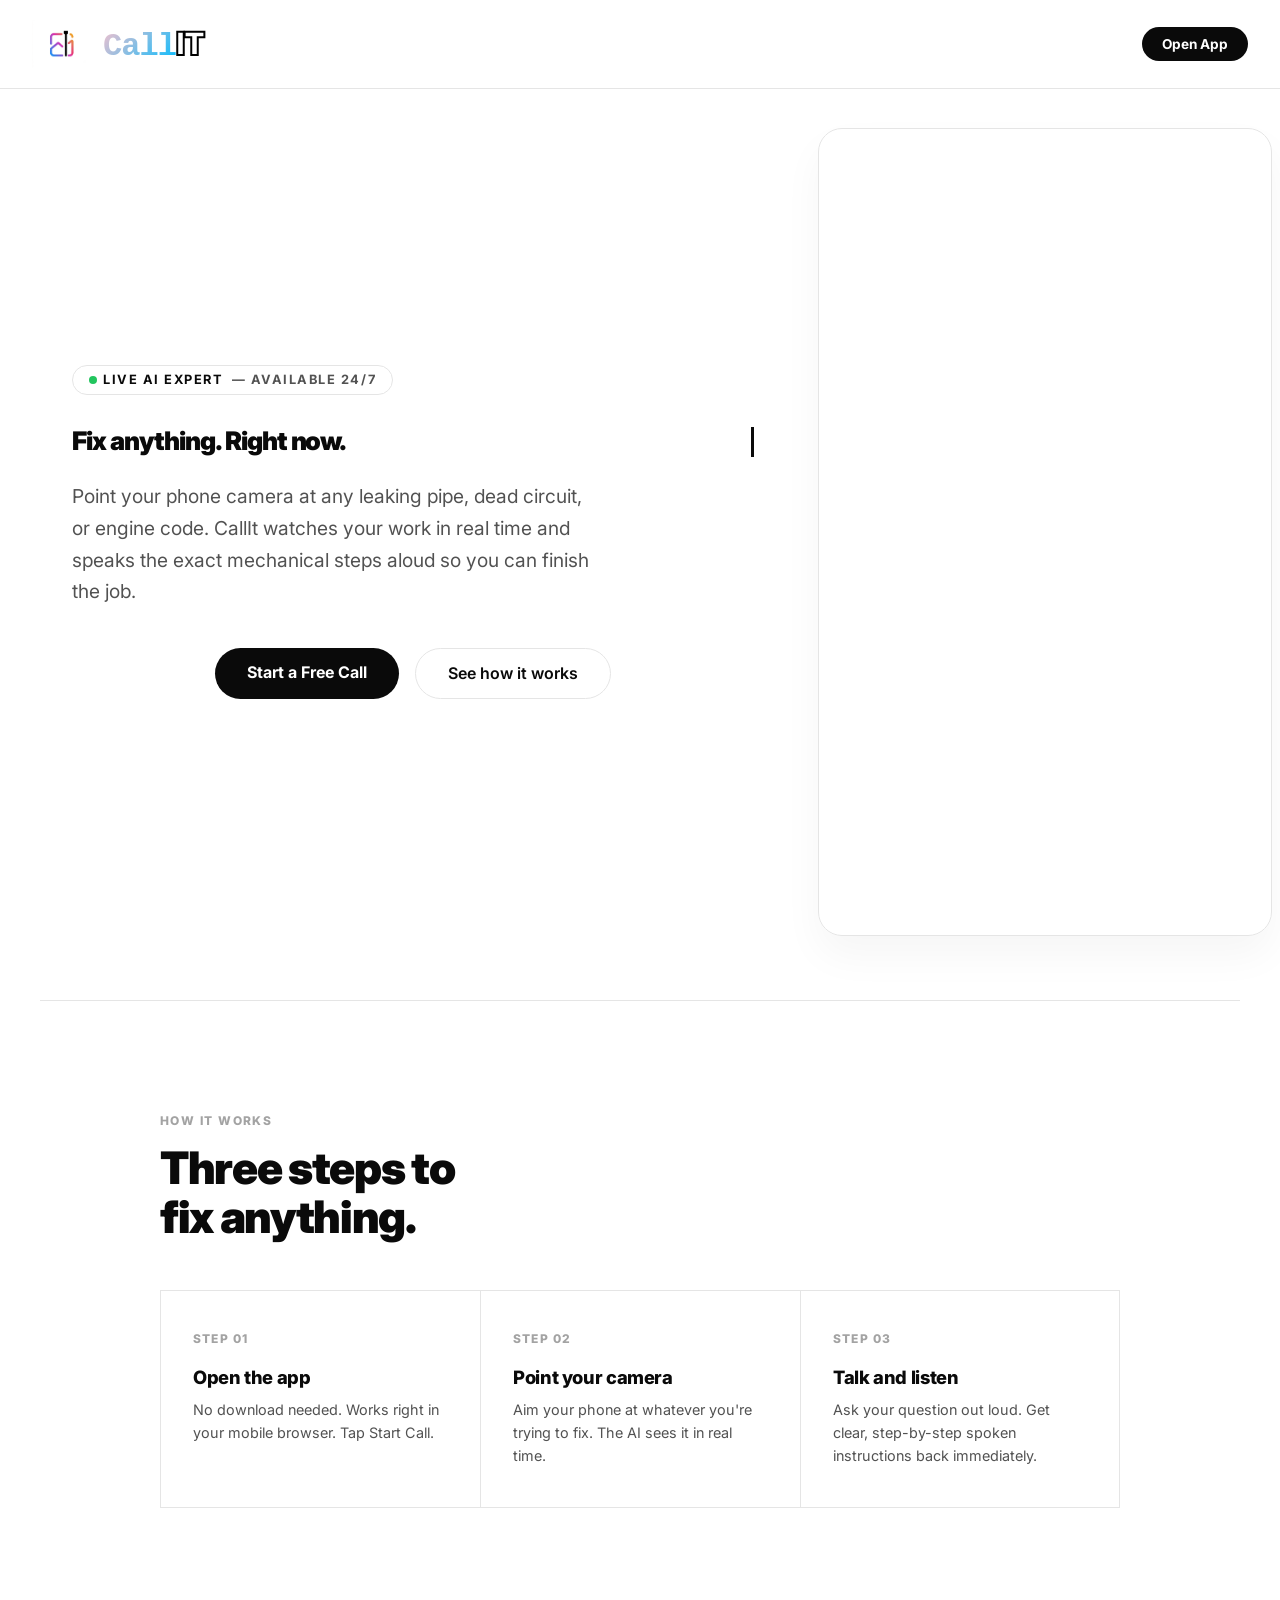
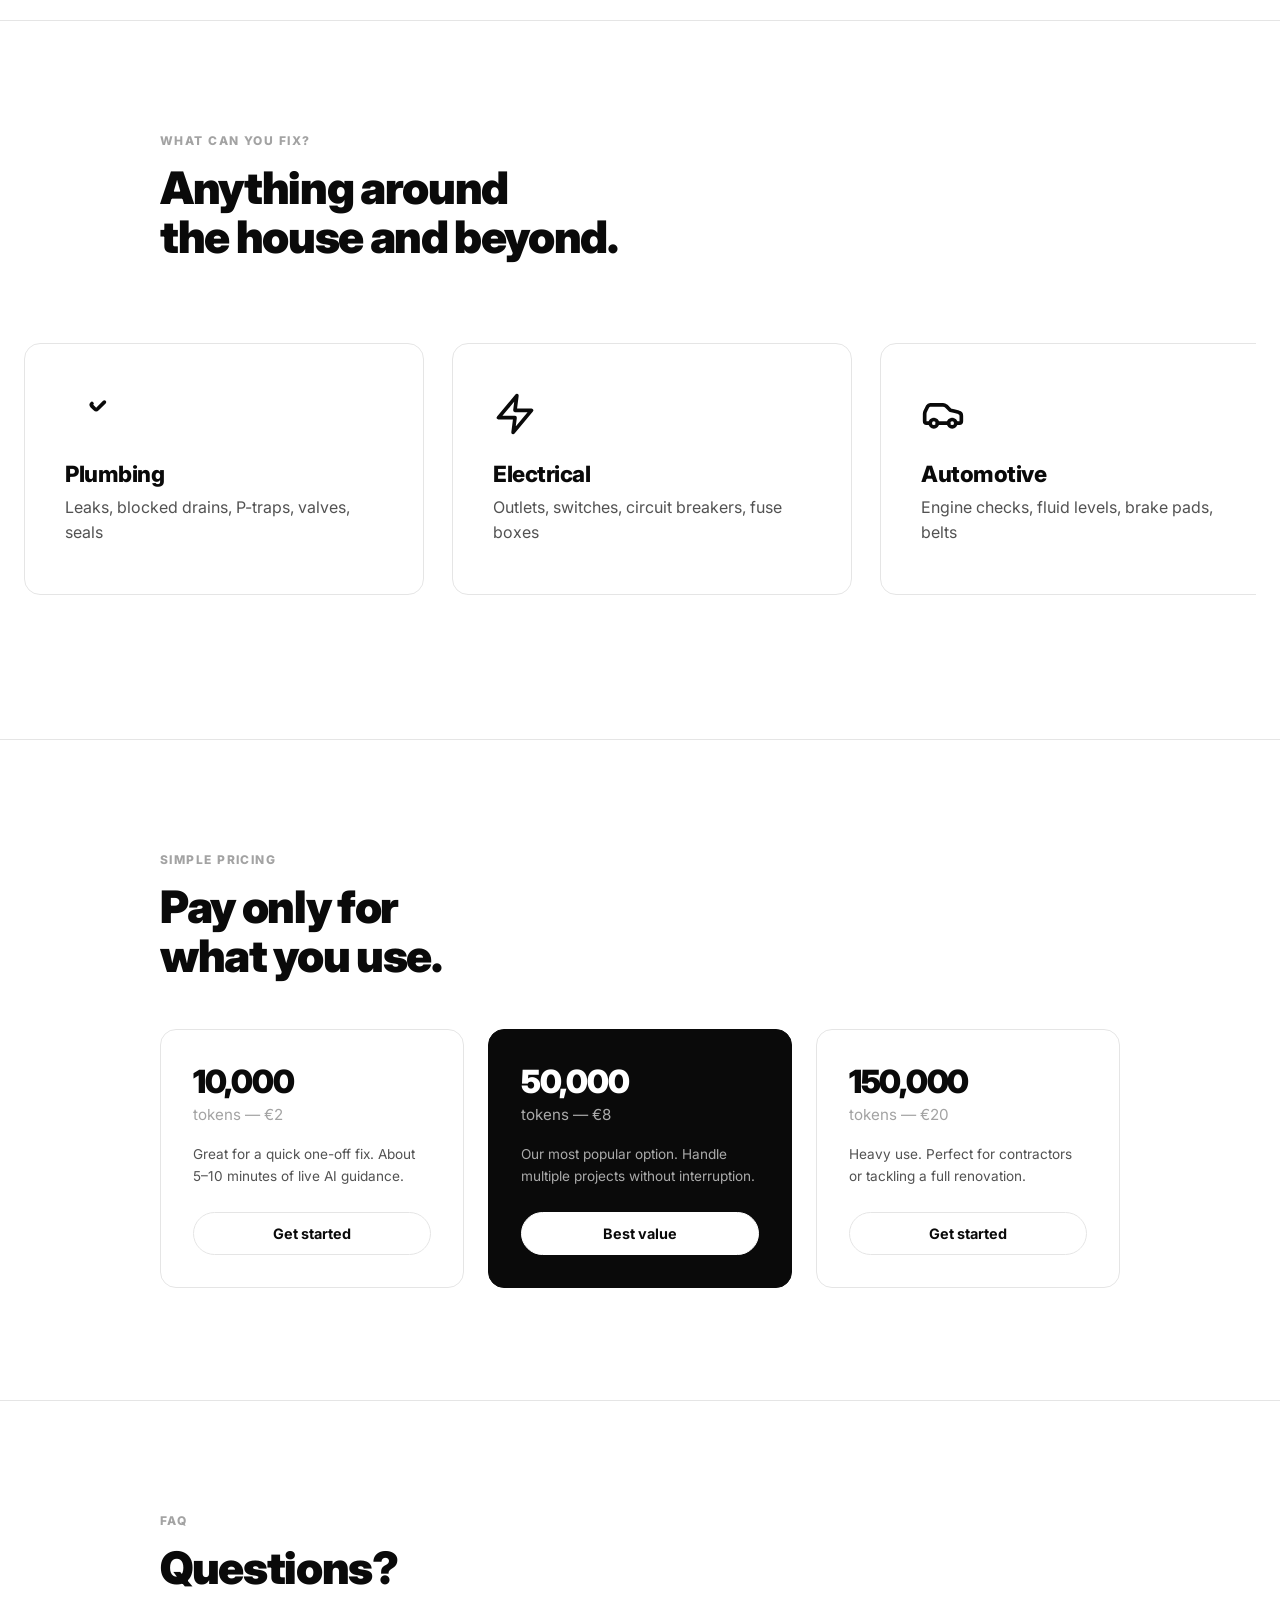
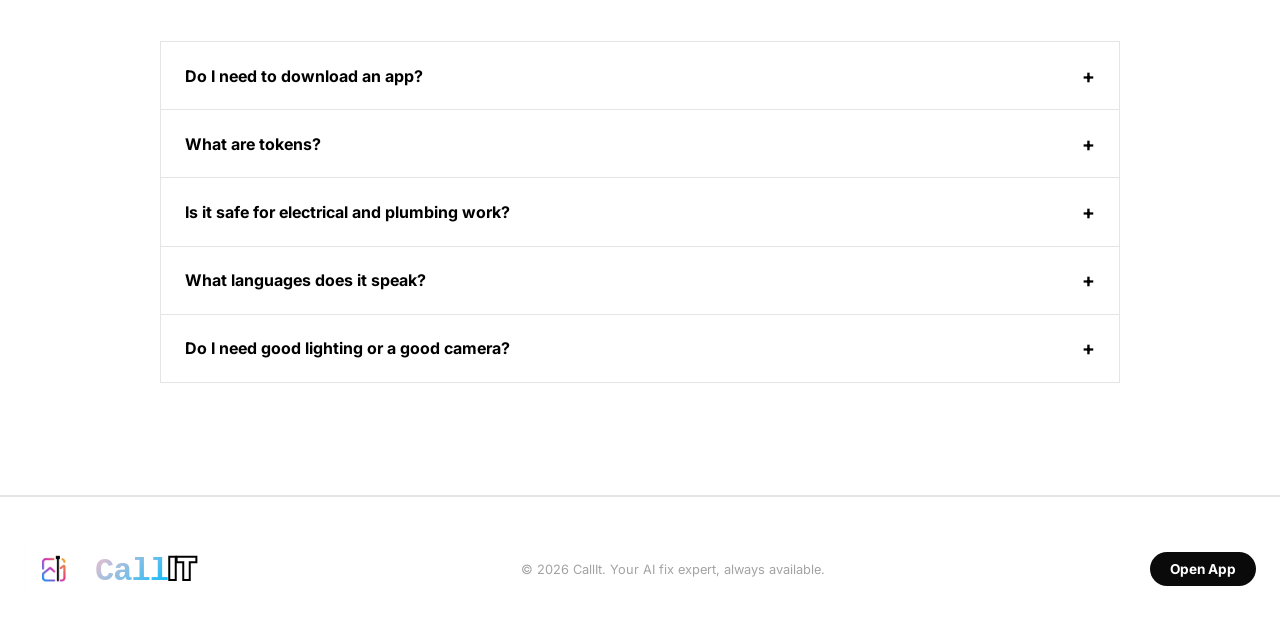
<file: index.html>
<!DOCTYPE html>
<html lang="en">



<head>
    <meta charset="UTF-8">
    <meta name="viewport" content="width=device-width, initial-scale=1.0">
    <meta name="description"
        content="CallIt — your real-time AI repair expert. Point your phone camera at any problem and get instant spoken guidance to fix it yourself.">
    <title>CallIt — AI Fix Expert in Your Pocket</title>
    <link rel="icon" href="/icon.svg" type="image/svg+xml">
    <link rel="icon" href="/logo.png" type="image/png">
    <link rel="shortcut icon" href="/logo.png">
    <link rel="preconnect" href="https://fonts.googleapis.com">
    <link rel="preconnect" href="https://fonts.gstatic.com" crossorigin>
    <link href="https://fonts.googleapis.com/css2?family=Inter:wght@400;500;600;700;800;900&display=swap"
        rel="stylesheet">
    <link rel="stylesheet" href="landind-style.css">
</head>

<body>

    <nav>
        <div class="nav-logo">
            <img src="./public/logo.png" alt="Logo">
            <h1 class="brand-logo">
            <span class="indicator-bars">Call</span>IT
            </h1>
        </div>
        <a href="app.html" class="nav-cta">Open App</a>
    </nav>

    <section class="hero animate-hero">
        <div class="hero-content">
            <div class="hero-eyebrow"><span>Live AI Expert</span> — Available 24/7</div>
            <h1 class="typing-text">Fix anything. Right now.</h1>
            <p class="hero-sub">
                Point your phone camera at any leaking pipe, dead circuit, or engine code. CallIt watches your work in
                real time and speaks the exact mechanical steps aloud so you can finish the job.
            </p>
            <div class="hero-actions">
                <a href="app.html" class="btn-primary">Start a Free Call</a>
                <a href="#how" class="btn-ghost">See how it works</a>
            </div>
        </div>

        <div class="hero-video-wrapper">
            <div class="video-overlay"></div>
            <video id="hero-playlist-player" src="./public/diy.mp4" autoplay muted playsinline>
                Your browser does not support the video tag.
            </video>
        </div>
    </section>

    <section class="section scroll-reveal" id="how">
        <div class="section-inner">
            <div class="section-label">How it works</div>
            <h2 class="section-title">Three steps to<br>fix anything.</h2>
            <div class="steps">
                <div class="step">
                    <div class="step-num">Step 01</div>
                    <h3>Open the app</h3>
                    <p>No download needed. Works right in your mobile browser. Tap Start Call.</p>
                </div>
                <div class="step">
                    <div class="step-num">Step 02</div>
                    <h3>Point your camera</h3>
                    <p>Aim your phone at whatever you're trying to fix. The AI sees it in real time.</p>
                </div>
                <div class="step">
                    <div class="step-num">Step 03</div>
                    <h3>Talk and listen</h3>
                    <p>Ask your question out loud. Get clear, step-by-step spoken instructions back immediately.</p>
                </div>
            </div>
        </div>
    </section>

    <section class="section scroll-reveal" id="uses">
        <div class="section-inner">
            <div class="section-label">What can you fix?</div>
            <h2 class="section-title">Anything around<br>the house and beyond.</h2>
        </div>

        <div class="use-cases-marquee">
            <div class="use-cases-track">
                <div class="use-case">
                    <svg class="use-case-svg" viewBox="0 0 24 24" fill="none" stroke="currentColor" stroke-width="2"
                        stroke-linecap="round" stroke-linejoin="round">
                        <path
                            d="M14.7 6.3a1 1 0 0 0 0 1.4l1.6 1.6a1 1 0 0 0 1.4 0l3.77-3.77a6 6 0 0 0-8.49l-9.19 9.19a4 4 0 0 0 5.66 5.66l9.2-9.19a6 6 0 0 0-8.49-8.49l-5.19 5.19" />
                    </svg>
                    <h3>Plumbing</h3>
                    <p>Leaks, blocked drains, P-traps, valves, seals</p>
                </div>
                <div class="use-case">
                    <svg class="use-case-svg" viewBox="0 0 24 24" fill="none" stroke="currentColor" stroke-width="2"
                        stroke-linecap="round" stroke-linejoin="round">
                        <polygon points="13 2 3 14 12 14 11 22 21 10 12 10 13 2" />
                    </svg>
                    <h3>Electrical</h3>
                    <p>Outlets, switches, circuit breakers, fuse boxes</p>
                </div>
                <div class="use-case">
                    <svg class="use-case-svg" viewBox="0 0 24 24" fill="none" stroke="currentColor" stroke-width="2"
                        stroke-linecap="round" stroke-linejoin="round">
                        <path
                            d="M19 17h2c.6 0 1-.4 1-1v-3c0-.9-.7-1.7-1.5-1.9C18.7 10.6 16 10 16 10s-1.3-1.4-2.2-2.3c-.5-.4-1.1-.7-1.8-.7H5c-.6 0-1.1.4-1.4.9l-1.4 2.9A3.7 3.7 0 0 0 2 12v4c0 .6.4 1 1 1h2" />
                        <circle cx="7" cy="17" r="2" />
                        <path d="M9 17h6" />
                        <circle cx="17" cy="17" r="2" />
                    </svg>
                    <h3>Automotive</h3>
                    <p>Engine checks, fluid levels, brake pads, belts</p>
                </div>
                <div class="use-case">
                    <svg class="use-case-svg" viewBox="0 0 24 24" fill="none" stroke="currentColor" stroke-width="2"
                        stroke-linecap="round" stroke-linejoin="round">
                        <rect x="3" y="3" width="18" height="18" rx="2" ry="2" />
                        <line x1="9" y1="3" x2="9" y2="21" />
                        <line x1="15" y1="3" x2="15" y2="21" />
                        <line x1="3" y1="9" x2="21" y2="9" />
                        <line x1="3" y1="15" x2="21" y2="15" />
                    </svg>
                    <h3>Construction</h3>
                    <p>Walls, tiling, flooring, framing, patching</p>
                </div>
                <div class="use-case">
                    <svg class="use-case-svg" viewBox="0 0 24 24" fill="none" stroke="currentColor" stroke-width="2"
                        stroke-linecap="round" stroke-linejoin="round">
                        <path d="M14 14.76V3.5a2.5 2.5 0 0 0-5 0v11.26a4.5 4.5 0 1 0 5 0z" />
                    </svg>
                    <h3>HVAC</h3>
                    <p>Filters, thermostats, vents, AC diagnostics</p>
                </div>
                <div class="use-case">
                    <svg class="use-case-svg" viewBox="0 0 24 24" fill="none" stroke="currentColor" stroke-width="2"
                        stroke-linecap="round" stroke-linejoin="round">
                        <path d="M18 2h-6a2 2 0 0 0-2 2v16a2 2 0 0 0 2 2h6a2 2 0 0 0 2-2V4a2 2 0 0 0-2-2z" />
                        <path d="M14 18h.01" />
                    </svg>
                    <h3>Appliances</h3>
                    <p>Washing machines, ovens, fridges, boilers</p>
                </div>

                <div class="use-case">
                    <svg class="use-case-svg" viewBox="0 0 24 24" fill="none" stroke="currentColor" stroke-width="2"
                        stroke-linecap="round" stroke-linejoin="round">
                        <path
                            d="M14.7 6.3a1 1 0 0 0 0 1.4l1.6 1.6a1 1 0 0 0 1.4 0l3.77-3.77a6 6 0 0 0-8.49l-9.19 9.19a4 4 0 0 0 5.66 5.66l9.2-9.19a6 6 0 0 0-8.49-8.49l-5.19 5.19" />
                    </svg>
                    <h3>Plumbing</h3>
                    <p>Leaks, blocked drains, P-traps, valves, seals</p>
                </div>
                <div class="use-case">
                    <svg class="use-case-svg" viewBox="0 0 24 24" fill="none" stroke="currentColor" stroke-width="2"
                        stroke-linecap="round" stroke-linejoin="round">
                        <polygon points="13 2 3 14 12 14 11 22 21 10 12 10 13 2" />
                    </svg>
                    <h3>Electrical</h3>
                    <p>Outlets, switches, circuit breakers, fuse boxes</p>
                </div>
                <div class="use-case">
                    <svg class="use-case-svg" viewBox="0 0 24 24" fill="none" stroke="currentColor" stroke-width="2"
                        stroke-linecap="round" stroke-linejoin="round">
                        <path
                            d="M19 17h2c.6 0 1-.4 1-1v-3c0-.9-.7-1.7-1.5-1.9C18.7 10.6 16 10 16 10s-1.3-1.4-2.2-2.3c-.5-.4-1.1-.7-1.8-.7H5c-.6 0-1.1.4-1.4.9l-1.4 2.9A3.7 3.7 0 0 0 2 12v4c0 .6.4 1 1 1h2" />
                        <circle cx="7" cy="17" r="2" />
                        <path d="M9 17h6" />
                        <circle cx="17" cy="17" r="2" />
                    </svg>
                    <h3>Automotive</h3>
                    <p>Engine checks, fluid levels, brake pads, belts</p>
                </div>
                <div class="use-case">
                    <svg class="use-case-svg" viewBox="0 0 24 24" fill="none" stroke="currentColor" stroke-width="2"
                        stroke-linecap="round" stroke-linejoin="round">
                        <rect x="3" y="3" width="18" height="18" rx="2" ry="2" />
                        <line x1="9" y1="3" x2="9" y2="21" />
                        <line x1="15" y1="3" x2="15" y2="21" />
                        <line x1="3" y1="9" x2="21" y2="9" />
                        <line x1="3" y1="15" x2="21" y2="15" />
                    </svg>
                    <h3>Construction</h3>
                    <p>Walls, tiling, flooring, framing, patching</p>
                </div>
                <div class="use-case">
                    <svg class="use-case-svg" viewBox="0 0 24 24" fill="none" stroke="currentColor" stroke-width="2"
                        stroke-linecap="round" stroke-linejoin="round">
                        <path d="M14 14.76V3.5a2.5 2.5 0 0 0-5 0v11.26a4.5 4.5 0 1 0 5 0z" />
                    </svg>
                    <h3>HVAC</h3>
                    <p>Filters, thermostats, vents, AC diagnostics</p>
                </div>
                <div class="use-case">
                    <svg class="use-case-svg" viewBox="0 0 24 24" fill="none" stroke="currentColor" stroke-width="2"
                        stroke-linecap="round" stroke-linejoin="round">
                        <path d="M18 2h-6a2 2 0 0 0-2 2v16a2 2 0 0 0 2 2h6a2 2 0 0 0 2-2V4a2 2 0 0 0-2-2z" />
                        <path d="M14 18h.01" />
                    </svg>
                    <h3>Appliances</h3>
                    <p>Washing machines, ovens, fridges, boilers</p>
                </div>
            </div>
        </div>
    </section>

    <section class="section scroll-reveal" id="pricing">
        <div class="section-inner">
            <div class="section-label">Simple pricing</div>
            <h2 class="section-title">Pay only for<br>what you use.</h2>
            <div class="pricing-grid">
                <div class="price-card">
                    <div class="price-tokens">10,000</div>
                    <div class="price-amount">tokens — €2</div>
                    <p class="price-desc">Great for a quick one-off fix. About 5–10 minutes of live AI guidance.</p>
                    <a href="refill.html" class="price-btn">Get started</a>
                </div>
                <div class="price-card featured">
                    <div class="price-tokens">50,000</div>
                    <div class="price-amount">tokens — €8</div>
                    <p class="price-desc">Our most popular option. Handle multiple projects without interruption.</p>
                    <a href="refill.html" class="price-btn">Best value</a>
                </div>
                <div class="price-card">
                    <div class="price-tokens">150,000</div>
                    <div class="price-amount">tokens — €20</div>
                    <p class="price-desc">Heavy use. Perfect for contractors or tackling a full renovation.</p>
                    <a href="refill.html" class="price-btn">Get started</a>
                </div>
            </div>
        </div>
    </section>

    <section class="section scroll-reveal" id="faq">
        <div class="section-inner">
            <div class="section-label">FAQ</div>
            <h2 class="section-title">Questions?</h2>
            <div class="faq-list">
                <div class="faq-item">
                    <button class="faq-q" onclick="toggleFaq(this)">
                        Do I need to download an app?
                        <span class="arrow">+</span>
                    </button>
                    <div class="faq-a">No. CallIt runs entirely in your mobile browser — Safari, Chrome, Firefox. Just
                        open the link and tap Start Call.</div>
                </div>
                <div class="faq-item">
                    <button class="faq-q" onclick="toggleFaq(this)">
                        What are tokens?
                        <span class="arrow">+</span>
                    </button>
                    <div class="faq-a">Tokens are our usage unit. A live AI call uses tokens as you talk and stream
                        video. You only pay for the time you actually use.</div>
                </div>
                <div class="faq-item">
                    <button class="faq-q" onclick="toggleFaq(this)">
                        Is it safe for electrical and plumbing work?
                        <span class="arrow">+</span>
                    </button>
                    <div class="faq-a">The AI will always tell you to turn off the power or shut the water valve before
                        touching anything. Safety is built into every step.</div>
                </div>
                <div class="faq-item">
                    <button class="faq-q" onclick="toggleFaq(this)">
                        What languages does it speak?
                        <span class="arrow">+</span>
                    </button>
                    <div class="faq-a">Just speak to it in your language and it will match you instantly — English,
                        Spanish, French, German, Croatian, and dozens more.</div>
                </div>
                <div class="faq-item">
                    <button class="faq-q" onclick="toggleFaq(this)">
                        Do I need good lighting or a good camera?
                        <span class="arrow">+</span>
                    </button>
                    <div class="faq-a">Any modern smartphone works. The AI will ask you to reposition the camera if it
                        can't see clearly enough to help you.</div>
                </div>
            </div>
        </div>
    </section>

    <footer>
        <div class="footer-logo nav-logo"> <img src="./public/logo.png" alt="Logo"> <h1 class="brand-logo">
            <span class="indicator-bars">Call</span>IT
            </h1></div>
        <div class="footer-note">© 2026 CallIt. Your AI fix expert, always available.</div>
        <a href="app.html" class="nav-cta" style="font-size:0.85rem;">Open App</a>
    </footer>

    <script>
        function toggleFaq(btn) {
            const item = btn.closest('.faq-item');
            item.classList.toggle('open');
        }

        const observerOptions = {
            root: null,
            rootMargin: '0px',
            threshold: 0.15
        };

        const revealOnScroll = new IntersectionObserver((entries, observer) => {
            entries.forEach(entry => {
                if (entry.isIntersecting) {
                    entry.target.classList.add('in-view');
                    observer.unobserve(entry.target);
                }
            });
        }, observerOptions);

        document.querySelectorAll('.scroll-reveal').forEach(el => {
            revealOnScroll.observe(el);
        });
    </script>

</body>

</html>
</file>
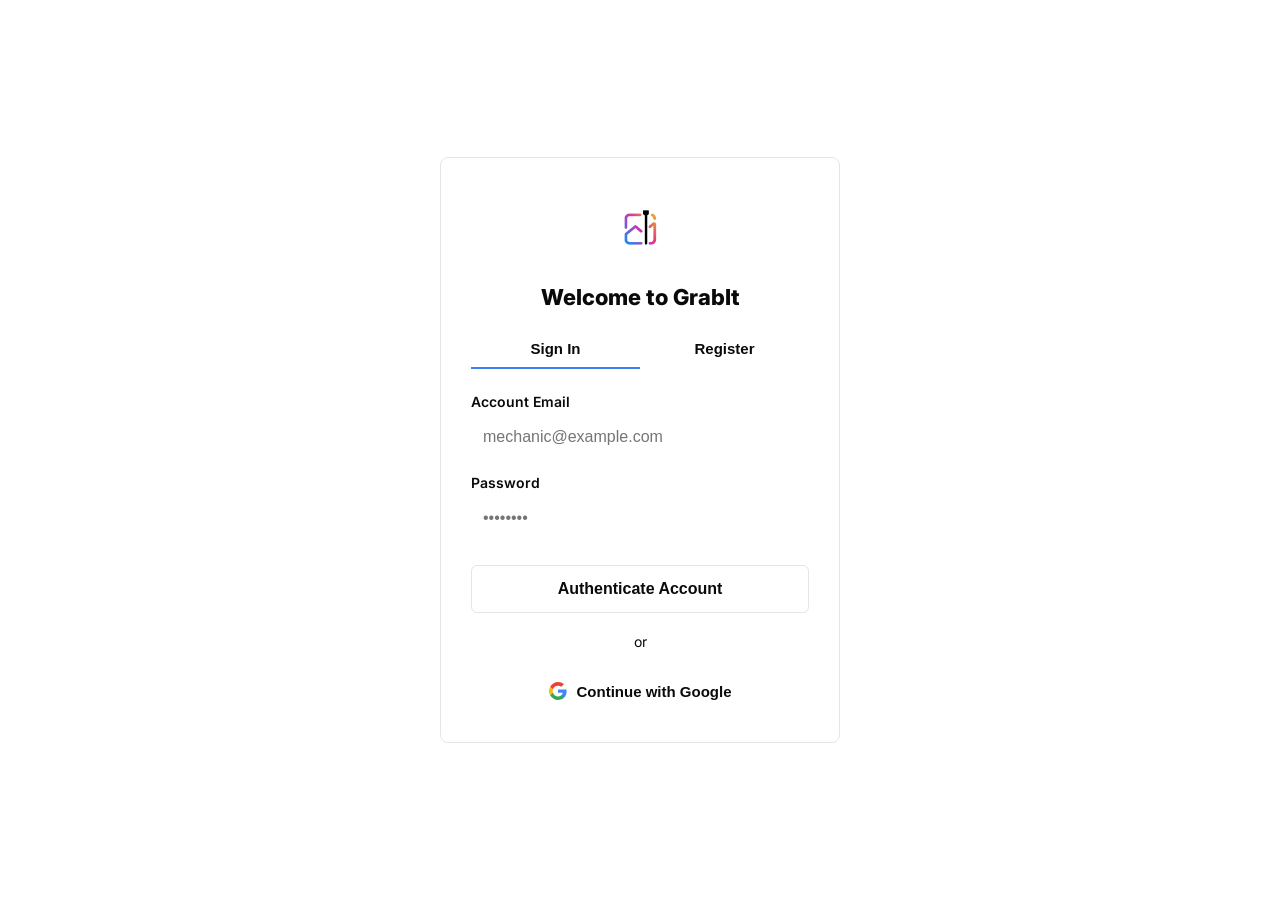
<file: app.html>
<!DOCTYPE html>
<html lang="en">

<head>
    <meta charset="UTF-8">
    <meta name="viewport" content="width=device-width, initial-scale=1.0">
    <title>CallIT App</title>
    <link rel="icon" type="image/png" href="./public/logo.png">
    <link rel="stylesheet" href="style.css">
</head>

<body>
    <script>
        // 1. Force Ngrok to skip its warning intercept page for the OAuth token flow
        if (window.location.hostname.includes('ngrok-free.dev')) {
            const params = new URLSearchParams(window.location.search);
            if (!params.has('ngrok-skip-browser-warning')) {
                document.cookie = "ngrok-skip-browser-warning=true; path=/; SameSite=None; Secure";
            }
        }

        // 2. Parse token fractions appended from the Supabase login callback
        function parseSupabaseSessionFromHash() {
            const hash = window.location.hash || '';
            if (!hash.includes('access_token=')) {
                return false;
            }

            const params = new URLSearchParams(hash.replace('#', '?'));
            const accessToken = params.get('access_token');
            if (!accessToken) {
                return false;
            }

            try {
                const base64Url = accessToken.split('.')[1];
                if (!base64Url) return false;

                const base64 = base64Url.replace(/-/g, '+').replace(/_/g, '/');
                const tokenData = JSON.parse(window.atob(base64));
                const userId = tokenData.sub || tokenData.user_id || tokenData.id;
                const email = tokenData.email || tokenData.user_email;

                if (!userId) return false;

                // --- THE CRITICAL FIX ---
                const currentCachedUser = localStorage.getItem('user_id') || localStorage.getItem('grabit_tracked_user');
                if (currentCachedUser && currentCachedUser !== userId) {
                    console.log("🔄 Different user detected. Evicting old profile cache...");
                    localStorage.removeItem('grabit_user_nickname');
                }
                // ------------------------

                localStorage.setItem('access_token', accessToken);
                localStorage.setItem('grabit_auth_token', accessToken);
                localStorage.setItem('user_id', userId);
                localStorage.setItem('grabit_tracked_user', userId);

                if (email) {
                    localStorage.setItem('user_email', email);
                    localStorage.setItem('grabit_user_email', email);
                }

                window.history.replaceState(null, '', window.location.pathname + window.location.search);
                return true;
            } catch (err) {
                console.warn('Could not parse Supabase auth token from URL hash:', err);
                return false;
            }
        }

        // 3. Immediately validate session state or clear malicious payloads
        (function () {
            const parsedFromHash = parseSupabaseSessionFromHash();
            const token = localStorage.getItem('grabit_auth_token') || localStorage.getItem('access_token');
            const user = localStorage.getItem('grabit_tracked_user') || localStorage.getItem('user_id');

            if (!token || !user || user === 'guest_user') {
                if (!parsedFromHash) {
                    localStorage.removeItem('grabit_auth_token');
                    localStorage.removeItem('access_token');
                    localStorage.removeItem('grabit_tracked_user');
                    localStorage.removeItem('user_id');
                    localStorage.removeItem('grabit_user_email');
                    localStorage.removeItem('user_email');
                    window.location.replace('login.html');
                }
            }
        })();
    </script>

    <!-- Loading Overlay -->
    <div id="loading-overlay" class="loading-overlay">
        <div class="loading-spinner"></div>
        <div class="loading-text" id="loading-text">Initializing connection...</div>
    </div>

    <div id="app-container" class="app-container" style="display: none;">
        <canvas id="hidden-canvas" style="display: none;"></canvas>

        <video id="camera-feed" autoplay playsinline muted></video>

        <!-- Jarvis Active Session View -->
        <div id="jarvis-session-container" class="jarvis-session-container">
            <div class="jarvis-orb-wrapper">
                <div class="jarvis-orb-ring-outer"></div>
                <div class="jarvis-orb-ring"></div>
                <div class="jarvis-orb"></div>
            </div>
            <h3 class="jarvis-title">Jarvis Workspace Active</h3>
            <p class="jarvis-subtitle">Watching screen workflow & listening for queries...</p>
        </div>

        <div class="top-bar">
            <div class="status-badge">
                <div id="status-indicator" class="status-indicator"></div>
                <span id="status-text">Disconnected</span>
            </div>

            <div class="auth-menu">
                <div id="auth-profile-btn" class="auth-profile-btn"><span id="display-user">Guest</span></div>
                <div id="auth-dropdown" class="auth-dropdown" style="display: none;">
                    <div id="auth-logged-in-view">
                        <p id="profile-tracking-info">Tracking Active</p>
                        <button id="profile-btn" class="auth-btn-action auth-btn-dark">Profile</button>
                        <button id="logout-btn" class="auth-btn-action auth-btn-danger">Logout</button>
                    </div>
                </div>
            </div>
        </div>

        <div id="error-message" class="error-toast"></div>

        <div class="start-container">

            <!-- Shared Greeting Header above both cards -->
            <div class="shared-greeting-header">
                <span id="shared-greeting" class="shared-greeting-text">Welcome</span>
                <p class="shared-greeting-sub" style="margin-bottom: 12px;">What would you like help with today?</p>
                <div class="header-tokens-wrapper"
                    style="display: flex; align-items: center; justify-content: center; gap: 8px; font-size: 14px; background: rgba(15, 23, 42, 0.05); padding: 6px 16px; border-radius: 50px; border: 1px solid var(--gray-200);">
                    <span style="font-weight: 600; color: var(--gray-600);">Tokens:</span>
                    <span id="token-display" style="font-weight: 800; color: var(--black);">---</span>
                    <a href="refill.html" class="pre-call-refill"
                        style="margin-left: 8px; font-weight: 700; color: #2563eb; text-decoration: none;">+ Buy
                        Tokens</a>
                </div>
                <div id="token-warning" class="token-warning-alert"
                    style="display: none; margin-top: 8px; font-size: 12px; color: #b45309;"></div>
            </div>

            <div style="display: flex; gap: 24px; width: 100%; flex-wrap: wrap; justify-content: center;">

                <div id="jarvis-screen" class="jarvis-screen pre-call-card"
                    style="flex: 1; min-width: 280px; margin: 0;">
                    <span class="mode-badge mode-badge-jarvis">Jarvis Mode</span>
                    <div class="pre-call-logo"><img src="./public/jarvis.png" alt="Jarvis AI"></div>

                    <h2 style="margin-top: 12px; font-size: 20px; font-weight: 800;">Jarvis Workspace Mode</h2>
                    <p style="color: #94a3b8; font-size: 13px; line-height: 1.5; margin-bottom: 16px;">AI companion
                        watches your screen workflow in real-time, reviewing code syntax, identifying logic gaps, and
                        detailing terminal error tracking via audio.</p>

                    <div class="skill-selection-wrapper" style="margin-bottom: 16px; width: 100%; text-align: left;">
                        <label for="jarvis-task-select"
                            style="font-size: 11px; font-weight: bold; color: #94a3b8; display: block; margin-bottom: 6px; text-transform: uppercase; letter-spacing: 0.05em;">Optimize
                            Jarvis Context:</label>
                        <select id="jarvis-task-select"
                            style="width: 100%; padding: 10px; background: #1e293b; border: 1px solid #334155; border-radius: 8px; color: #f8fafc; font-size: 14px; font-weight: 500; outline: none; cursor: pointer;">
                            <option value="coding">Software Coding & Debugging</option>
                            <option value="research">Web Research & Fact Checking</option>
                            <option value="writing">Content Writing & Editing</option>
                            <option value="general">General Task Assistance</option>
                        </select>
                    </div>

                    <button id="start-btn-jarvis" class="pre-call-start"
                        style="background: #0f172a; border: 1px solid #334155;">🖥️ Launch Jarvis</button>
                </div>

                <div id="start-screen" class="start-screen pre-call-card" style="flex: 1; min-width: 280px; margin: 0;">
                    <span class="mode-badge mode-badge-diy">DIY Mode</span>
                    <div class="pre-call-logo"><img src="./public/diy.png" alt="DIY Fix"></div>
                    <div id="token-error-banner" class="token-error-alert" style="display: none;"></div>

                    <h2 style="margin-top: 12px; font-size: 20px; font-weight: 800;">DIY Assistance Mode</h2>
                    <p style="color: #94a3b8; font-size: 13px; line-height: 1.5; margin-bottom: 16px;">Interactive
                        real-time camera voice calling tailored to fix local physical problems, plumbing runs, pc
                        hardware troubleshooting, or networking tasks.</p>

                    <div class="skill-selection-wrapper" style="margin-bottom: 16px; width: 100%; text-align: left;">
                        <label for="skill-select"
                            style="font-size: 11px; font-weight: bold; color: #94a3b8; display: block; margin-bottom: 6px; text-transform: uppercase; letter-spacing: 0.05em;">Optimize
                            AI Knowledge Base:</label>
                        <select id="skill-select"
                            style="width: 100%; padding: 10px; background: #1e293b; border: 1px solid #334155; border-radius: 8px; color: #f8fafc; font-size: 14px; font-weight: 500; outline: none; cursor: pointer;">
                            <option value="general">General Troubleshooting (Default)</option>
                            <option value="plumbing">Plumbing & Water Flow Systems</option>
                            <option value="pc_hardware">PC Systems & Diagnostics Hardware</option>
                            <option value="automotive">Basic Mechanical & Small Engine Repair</option>
                            <option value="networking">Home Networks & Component Wiring</option>
                        </select>
                    </div>

                    <button id="start-btn-diy" class="pre-call-start">📞 Start DIY Call</button>
                </div>

            </div>

        </div>

        <div class="app-footer">
            <div class="liability-risk-banner">
                <div class="banner-text">
                    <strong>Critical Guardrails:</strong> Do not execute instructions on live main utility distribution
                    feeds, open pressurized pipelines, or loaded structural beams. Highly specialized or hazardous jobs
                    require a <strong>licensed structural technician</strong>.
                </div>
            </div>
        </div>
    </div>

    <div id="name-modal"
        style="display: none; position: fixed; top: 0; left: 0; width: 100%; height: 100%; background: rgba(15, 23, 42, 0.9); z-index: 9999; align-items: center; justify-content: center;">
        <div
            style="background: #1e293b; padding: 24px; border-radius: 12px; width: 90%; max-width: 400px; border: 1px solid #334155; text-align: center; box-shadow: 0 20px 25px -5px rgba(0,0,0,0.5);">
            <h3 style="color: #f8fafc; margin-top: 0; margin-bottom: 8px; font-size: 18px;">What should I call you?</h3>
            <p style="color: #94a3b8; font-size: 14px; margin-bottom: 16px;">Please customize your display identity
                profile name.</p>
            <input type="text" id="modal-name-input" placeholder="Your Name"
                style="width: 100%; padding: 10px; background: #0f172a; border: 1px solid #334155; border-radius: 6px; color: #f8fafc; font-size: 16px; box-sizing: border-box; margin-bottom: 16px; outline: none;" />
            <button id="modal-name-submit"
                style="width: 100%; padding: 12px; background: #2563eb; color: white; border: none; border-radius: 6px; font-weight: bold; cursor: pointer; font-size: 14px;">Save
                and Proceed</button>
        </div>
    </div>

    <div id="disclaimer-overlay" class="disclaimer-overlay" style="display: none;">
        <div class="disclaimer-card">
            <h3>⚠️ Safety and Liability Warning</h3>
            <div class="disclaimer-body">
                <p>CallIt provides experimental real-time AI guidance for educational and troubleshooting use cases.</p>
                <p><strong>If your task involves structural utility frameworks (high-voltage electrical lines,
                        pressurized gas lines, primary sewage lines, or complex automotive machinery), you must notify
                        and hire a licensed professional engineer.</strong></p>
                <p>By proceeding, you explicitly assume all risk and acknowledge that conversations are logged for
                    regulatory and safety compliance audits.</p>
            </div>
            <div class="disclaimer-ack">
                <label>
                    <input type="checkbox" id="disclaimer-checkbox"> I understand, accept the liability limits, and wish
                    to proceed.
                </label>
            </div>
            <div class="disclaimer-actions">
                <button id="disclaimer-cancel" class="btn-disclaimer-cancel">Cancel</button>
                <button id="disclaimer-accept" class="btn-disclaimer-accept" disabled>Accept & Initialize Call</button>
            </div>
        </div>
    </div>

    <div id="call-bar" class="call-bar" style="display: none;">
        <button id="flip-btn" class="call-btn" title="Flip Camera">
            <svg xmlns="http://www.w3.org/2000/svg" viewBox="0 0 24 24" fill="white" width="28" height="28">
                <path
                    d="M20 5h-3.17L15 3H9L7.17 5H4C2.9 5 2 5.9 2 7v12c0 1.1.9 2 2 2h16c1.1 0 2-.9 2-2V7c0-1.1-.9-2-2-2zm-8 13c-2.76 0-5-2.24-5-5s2.24-5 5-5 5 2.24 5 5-2.24 5-5 5z" />
                <path d="M12 10.5l-3 3h2.25v3h1.5v-3H15z" opacity=".6" />
            </svg>
        </button>

        <button id="stop-btn" class="call-btn call-btn-hangup" title="End Call">
            <svg xmlns="http://www.w3.org/2000/svg" viewBox="0 0 24 24" fill="white" width="32" height="32">
                <path
                    d="M6.62 10.79a15.053 15.053 0 006.59 6.59l2.2-2.2c.27-.27.67-.36 1.02-.24 1.12.37 2.33.57 3.57.57.55 0 1 .45 1 1V20c0 .55-.45 1-1 1C10.61 21 3 13.39 3 4c0-.55.45-1 1-1h3.5c.55 0 1 .45 1 1 0 1.25.2 2.45.57 3.57.11.35.03.74-.24 1.02l-2.21 2.2z"
                    transform="rotate(135 12 12)" />
            </svg>
        </button>
    </div>

    <script src="app.js"></script>
</body>

</html>
</file>
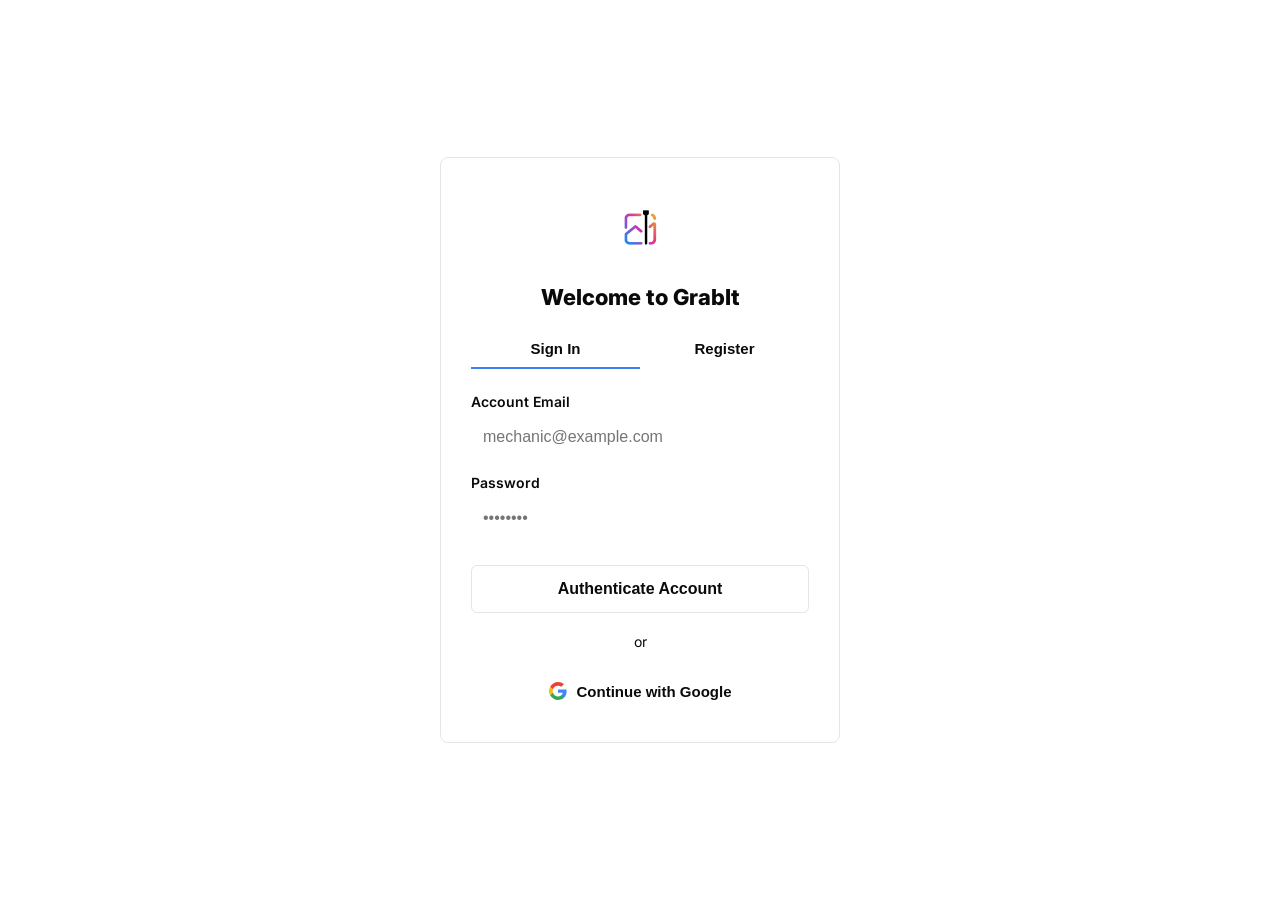
<file: login.html>
<!DOCTYPE html>
<html lang="en">

<head>
    <meta charset="UTF-8">
    <meta name="viewport" content="width=device-width, initial-scale=1.0">
    <title>Authentication - GrabIt DIY</title>
    <link rel="icon" type="image/png" href="./public/logo.png">
    <link rel="stylesheet" href="style.css">

</head>

<body>

    <div class="auth-wrapper">
        <div class="auth-card minimal-box">

            <div class="logo-container">
                <img src="./public/logo.png" alt="GrabIt Logo" class="logo-img" onerror="this.style.display='none'">
                <h2 style="font-size: 22px; font-weight: 800; margin-top: 12px;" id="auth-title">Welcome to GrabIt</h2>
            </div>

            <div id="error-banner" class="alert-banner"></div>

            <div class="auth-tabs">
                <button class="tab-btn active" id="tab-login" onclick="switchTab('login')">Sign In</button>
                <button class="tab-btn" id="tab-register" onclick="switchTab('register')">Register</button>
            </div>

            <form id="auth-form">
                <div class="form-field">
                    <label for="user-email">Account Email</label>
                    <input type="email" id="user-email" required placeholder="mechanic@example.com"
                        autocomplete="email">
                </div>

                <div class="form-field">
                    <label for="user-password">Password</label>
                    <input type="password" id="user-password" required placeholder="••••••••"
                        autocomplete="current-password">
                </div>

                <button type="submit" id="action-submit-btn" class="btn btn-primary submit-action-btn">Authenticate
                    Account</button>
            </form>

            <div class="oauth-divider">or</div>

            <button type="button" id="google-oauth-btn" class="google-btn">
                <svg class="google-icon" viewBox="0 0 24 24">
                    <path fill="#EA4335"
                        d="M5.266 9.765A7.077 7.077 0 0 1 12 4.909c1.69 0 3.218.6 4.418 1.582L19.91 3C17.782 1.145 15.055 0 12 0 7.33 0 3.35 2.69 1.439 6.613l3.827 3.152z" />
                    <path fill="#4285F4"
                        d="M23.49 12.275c0-.796-.073-1.564-.205-2.301H12v4.364h6.454a5.572 5.572 0 0 1-2.409 3.664v3.033h3.873c2.264-2.083 3.572-5.156 3.572-8.76z" />
                    <path fill="#FBBC05"
                        d="M5.266 14.235A7.09 7.09 0 0 1 4.909 12c0-.791.137-1.55.357-2.265L1.44 6.583A11.91 11.91 0 0 0 0 12c0 1.927.455 3.745 1.259 5.373l4.007-3.138z" />
                    <path fill="#34A853"
                        d="M12 24c3.24 0 5.955-1.073 7.945-2.913l-3.873-3.033c-1.073.714-2.445 1.141-4.072 1.141-3.11 0-5.741-2.095-6.686-4.918L1.455 17.34C3.386 21.29 7.373 24 12 24z" />
                </svg>
                Continue with Google
            </button>
        </div>
    </div>

    <script>
        const BACKEND_NGROK_DOMAIN = "cringing-niece-playpen.ngrok-free.dev";
        const authForm = document.getElementById('auth-form');
        const errorBanner = document.getElementById('error-banner');
        const submitBtn = document.getElementById('action-submit-btn');
        const googleBtn = document.getElementById('google-oauth-btn');

        let currentMode = 'login'; // 'login' or 'register'

        function switchTab(mode) {
            currentMode = mode;
            errorBanner.style.display = 'none';

            document.getElementById('tab-login').classList.toggle('active', mode === 'login');
            document.getElementById('tab-register').classList.toggle('active', mode === 'register');

            submitBtn.innerText = mode === 'login' ? "Authenticate Account" : "Create Account";
        }

        // Handle Standard Email/Password Auth & Registration Pipelines
        authForm.addEventListener('submit', async (e) => {
            e.preventDefault();
            errorBanner.style.display = 'none';
            submitBtn.disabled = true;
            submitBtn.innerText = currentMode === 'login' ? "Verifying..." : "Creating Account...";

            const email = document.getElementById('user-email').value.trim();
            const password = document.getElementById('user-password').value;

            // Dynamically direct traffic to your backend routes based on tab selection
            const endpoint = currentMode === 'login' ? '/api/auth/login' : '/api/auth/register';

            try {
                const response = await fetch(`https://${BACKEND_NGROK_DOMAIN}${endpoint}`, {
                    method: "POST",
                    headers: { "Content-Type": "application/json" },
                    body: JSON.stringify({ email, password })
                });

                const data = await response.json();

                if (response.ok && data.success) {
                    localStorage.setItem("grabit_tracked_user", data.user_id);
                    localStorage.setItem("grabit_user_email", email);
                    localStorage.setItem("grabit_auth_token", data.access_token);
                    window.location.href = "app.html";
                } else {
                    throw new Error(data.detail || "Authentication sequence failed.");
                }
            } catch (err) {
                errorBanner.innerText = err.message;
                errorBanner.style.display = 'block';
            } finally {
                submitBtn.disabled = false;
                submitBtn.innerText = currentMode === 'login' ? "Authenticate Account" : "Create Account";
            }
        });

        // Handle Google Auth Handshake Redirect
        googleBtn.addEventListener('click', () => {
            const SUPABASE_PROJECT_URL = "https://jzjtkjbktnjxijinorim.supabase.co";
            
            // Explicitly clean up your ngrok variable to ensure it doesn't contain a trailing slash or schema prefix
            let cleanDomain = "cringing-niece-playpen.ngrok-free.dev"; 
            
            const redirectTarget = `https://${cleanDomain}/app.html?ngrok-skip-browser-warning=true`;
    
            const targetUrl = `${SUPABASE_PROJECT_URL}/auth/v1/authorize?provider=google&redirect_to=${encodeURIComponent(redirectTarget)}`;
            
            window.location.href = targetUrl;
        });
    </script>
</body>

</html>
</file>
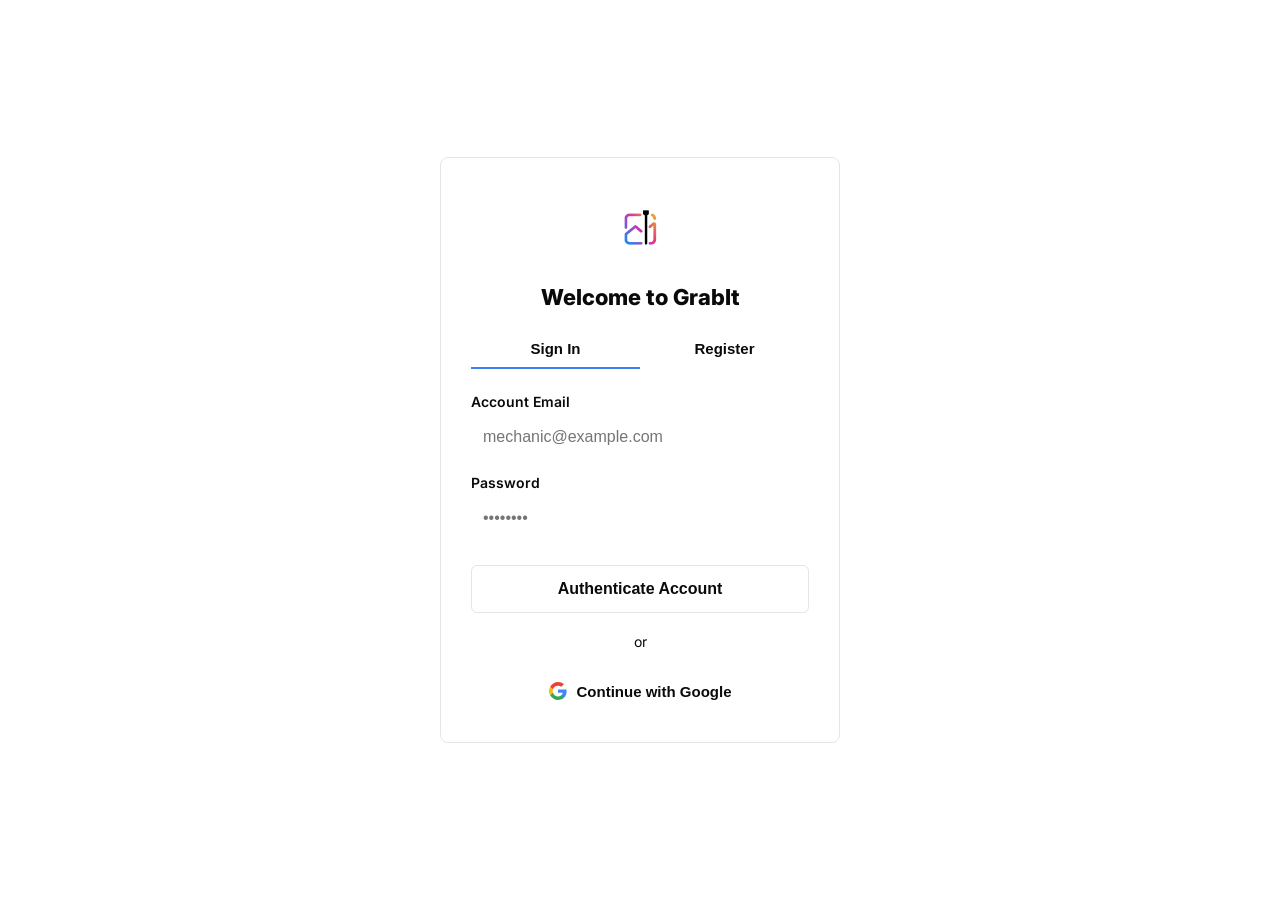
<file: profile.html>
<!DOCTYPE html>
<html lang="en">

<head>
    <meta charset="UTF-8">
    <meta name="viewport" content="width=device-width, initial-scale=1.0">
    <title>Profile - GrabIt DIY</title>
    <link rel="icon" type="image/png" href="./public/logo.png">
    <link rel="stylesheet" href="style.css">
    <style>
        /* Force clear Light Mode styling overrides over the base stylesheet */
        :root {
            --bg-light: #ffffff;
            --card-light: #f8fafc;
            --border-light: #e2e8f0;
            --text-main: #0f172a;
            --text-muted: #64748b;
            --accent-blue: #2563eb;
            --accent-blue-hover: #1d4ed8;
            --alert-error: #dc2626;
            --alert-success: #16a34a;
        }

        body {
            background-color: var(--bg-light) !important;
            color: var(--text-main) !important;
            font-family: -apple-system, BlinkMacSystemFont, "Segoe UI", Roboto, Helvetica, Arial, sans-serif;
            margin: 0;
            display: flex;
            align-items: center;
            justify-content: center;
            min-height: 100vh;
        }

        .btn-dark {
            background-color: #0f172a !important; /* Deep charcoal/black */
            color: #ffffff !important;            /* White text */
            border: none !important;
        }

        .btn-dark:hover {
            background-color: #1e293b !important; /* Slightly lighter on hover so it acts responsive */
            color: #ffffff !important;
        }
        .auth-wrapper {
            width: 100%;
            max-width: 440px;
            padding: 20px;
            box-sizing: border-box;
        }

        .auth-card {
            background-color: var(--card-light) !important;
            border: 1px solid var(--border-light) !important;
            border-radius: 12px !important;
            padding: 32px;
            box-shadow: 0 4px 6px -1px rgba(0, 0, 0, 0.05), 0 2px 4px -1px rgba(0, 0, 0, 0.03) !important;
        }

        .logo-container {
            text-align: center;
            margin-bottom: 28px;
        }

        .logo-img {
            max-height: 48px;
            width: auto;
            margin-bottom: 8px;
        }

        .profile-title {
            font-size: 24px;
            font-weight: 800;
            margin: 0;
            letter-spacing: -0.02em;
            color: var(--text-main) !important;
        }

        .profile-field {
            margin-bottom: 20px;
            display: flex;
            flex-direction: column;
            gap: 6px;
        }

        .profile-field label {
            font-size: 12px;
            font-weight: 700;
            color: var(--text-muted) !important;
            text-transform: uppercase;
            letter-spacing: 0.05em;
        }

        /* Highly structured style declarations to guarantee visibility over global sheets */
        .profile-field input {
            width: 100%;
            padding: 12px;
            background-color: #ffffff !important;
            border: 1px solid var(--border-light) !important;
            border-radius: 8px !important;
            color: var(--text-main) !important;
            font-size: 15px;
            box-sizing: border-box;
            outline: none;
            transition: border-color 0.15s ease, box-shadow 0.15s ease;
        }

        .profile-field input:focus:not(:disabled) {
            border-color: var(--accent-blue) !important;
            box-shadow: 0 0 0 3px rgba(37, 99, 235, 0.1) !important;
        }

        /* Fixed visibility fallback targeting the disabled email input */
        .profile-field input:disabled {
            background-color: #e2e8f0 !important;
            color: #334155 !important;
            cursor: not-allowed;
            opacity: 1 !important;
            font-weight: 500;
            border-color: #cbd5e1 !important;
        }

        .alert-banner {
            padding: 12px 16px;
            border-radius: 8px;
            font-size: 14px;
            font-weight: 500;
            margin-bottom: 20px;
            line-height: 1.4;
            display: none;
            text-align: left;
        }

        .alert-banner.error {
            background-color: #fef2f2 !important;
            border: 1px solid #fca5a5 !important;
            color: var(--alert-error) !important;
        }

        .alert-banner.success {
            background-color: #f0fdf4 !important;
            border: 1px solid #bbf7d0 !important;
            color: var(--alert-success) !important;
        }

        .profile-actions {
            display: flex;
            gap: 12px;
            margin-top: 24px;
        }

        .btn {
            flex: 1;
            padding: 12px 16px;
            font-size: 14px;
            font-weight: 600;
            border-radius: 8px;
            border: none;
            cursor: pointer;
            transition: background-color 0.15s ease, border-color 0.15s ease;
            text-align: center;
        }

        .btn-primary {
            background-color: var(--accent-blue) !important;
            color: #ffffff !important;
        }

        .btn-primary:hover {
            background-color: var(--accent-blue-hover) !important;
        }

        .btn-secondary {
            background-color: #ffffff !important;
            border: 1px solid var(--border-light) !important;
            color: var(--text-main) !important;
        }

        .btn-secondary:hover {
            background-color: #f8fafc !important;
            border-color: #cbd5e1 !important;
        }
    </style>
</head>

<body>
    <div class="auth-wrapper">
        <div class="auth-card">
            <div class="logo-container">
                <img src="./public/logo.png" alt="GrabIt Logo" class="logo-img" onerror="this.style.display='none'">
                <h2 class="profile-title">Your Profile</h2>
            </div>

            <div id="profile-alert" class="alert-banner"></div>

            <div class="profile-field">
                <label for="profile-email">Email Address</label>
                <input type="text" id="profile-email" disabled>
            </div>
            
            <div class="profile-field">
                <label for="profile-name">Display Identity Name</label>
                <input type="text" id="profile-name" placeholder="Enter your display name">
            </div>
            
            <div class="profile-actions">
                <button id="save-profile-btn" class="btn btn-dark">Save Profile</button>
                <button id="back-home-btn" class="btn btn-secondary">Back to App</button>
            </div>
        </div>
    </div>

    <script>
        const BACKEND_NGROK_DOMAIN = "cringing-niece-playpen.ngrok-free.dev";
        const profileAlert = document.getElementById('profile-alert');
        const emailInput = document.getElementById('profile-email');
        const nameInput = document.getElementById('profile-name');
        const saveBtn = document.getElementById('save-profile-btn');
        const backBtn = document.getElementById('back-home-btn');

        const userId = localStorage.getItem('grabit_tracked_user') || localStorage.getItem('user_id');
        const email = localStorage.getItem('grabit_user_email') || localStorage.getItem('user_email');

        if (!userId || userId === 'guest_user') {
            window.location.href = 'login.html';
        }

        if (emailInput) {
            emailInput.value = email || 'Unknown Email';
        }

        if (nameInput) {
            nameInput.value = localStorage.getItem('grabit_user_nickname') || '';
        }

        function showAlert(message, type = 'error') {
            if (!profileAlert) return;
            profileAlert.innerText = message;
            profileAlert.className = `alert-banner ${type}`;
            profileAlert.style.display = 'block';
        }

        async function loadProfile() {
            if (!userId) return;
            if (profileAlert) profileAlert.style.display = 'none';

            try {
                const response = await fetch(`https://${BACKEND_NGROK_DOMAIN}/api/users/profile/${encodeURIComponent(userId)}`);
                if (!response.ok) {
                    const errorText = await response.text().catch(() => response.statusText);
                    throw new Error(errorText || `HTTP ${response.status}`);
                }

                const data = await response.json();
                if (nameInput) {
                    nameInput.value = data.nickname || localStorage.getItem('grabit_user_nickname') || '';
                }
            } catch (err) {
                console.warn('Profile load issue:', err);
                if (!nameInput?.value) {
                    showAlert('Could not load profile configuration. Please refresh later.');
                }
            }
        }

        async function saveProfile() {
            if (!userId || !nameInput) return;
            const nickname = nameInput.value.trim();
            if (!nickname) {
                showAlert('Display name cannot be left empty.', 'error');
                return;
            }

            try {
                const response = await fetch(`https://${BACKEND_NGROK_DOMAIN}/api/users/update-profile`, {
                    method: 'PATCH',
                    headers: { 'Content-Type': 'application/json' },
                    body: JSON.stringify({ user_id: userId, nickname })
                });

                if (!response.ok) {
                    const errorText = await response.text();
                    throw new Error(errorText || 'Update failed');
                }

                localStorage.setItem('grabit_user_nickname', nickname);
                showAlert('Profile saved successfully.', 'success');
            } catch (err) {
                showAlert('Failed to synchronize updates with profile database.', 'error');
            }
        }

        saveBtn.addEventListener('click', saveProfile);
        backBtn.addEventListener('click', () => window.location.href = 'app.html');

        window.addEventListener('DOMContentLoaded', loadProfile);
    </script>
</body>

</html>
</file>
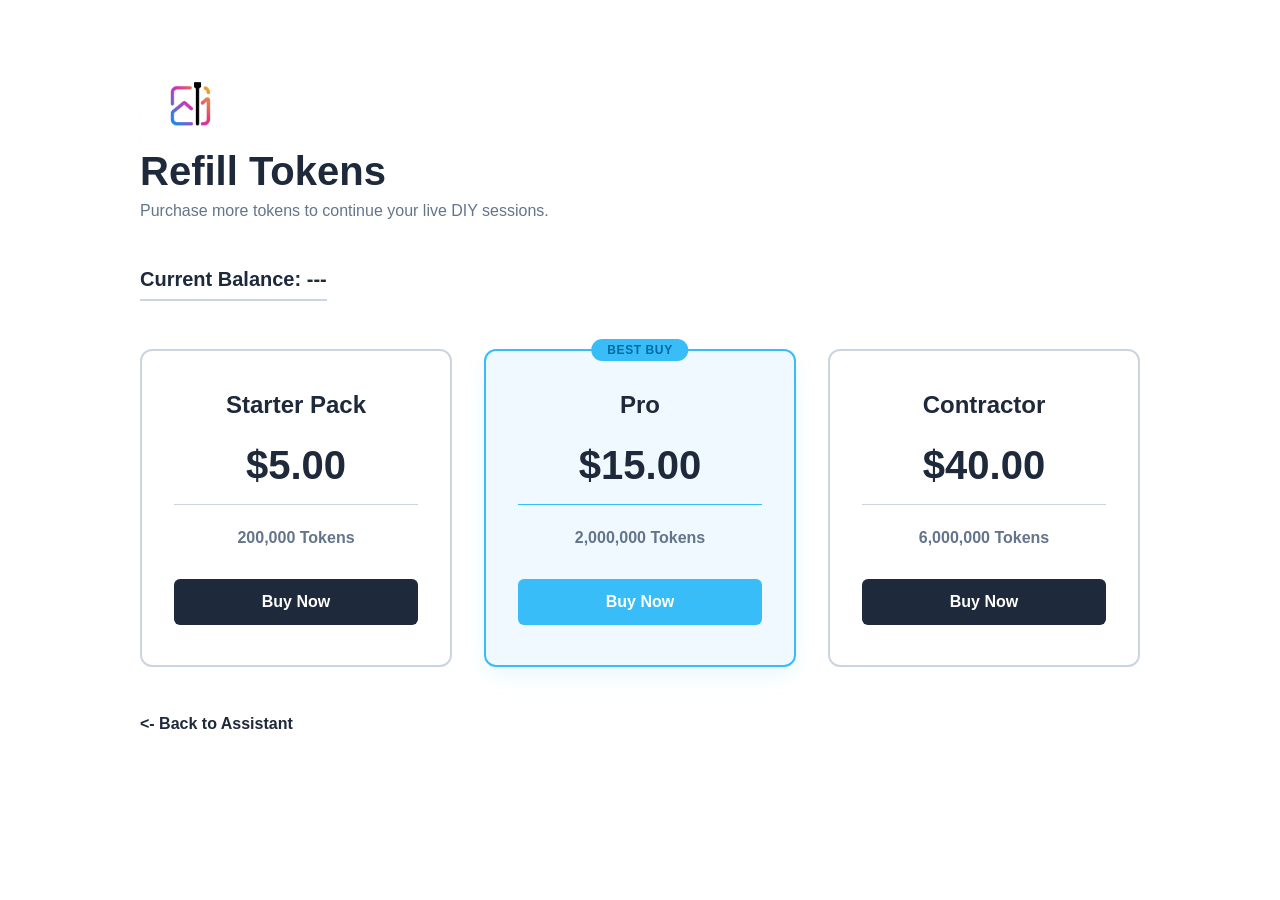
<file: refill.html>
<!DOCTYPE html>
<html lang="en">

<head>
    <meta charset="UTF-8">
    <meta name="viewport" content="width=device-width, initial-scale=1.0">
    <title>Refill Tokens</title>
    <link rel="stylesheet" href="refill.css">
</head>

<body>
    <div class="refill-container">
        <img src="./public/logo.png" style="width: 100px;" alt="Logo" class="logo">
        <div class="header">
            <h1>Refill Tokens</h1>
            <p class="subtitle">Purchase more tokens to continue your live DIY sessions.</p>
        </div>

        <div class="balance-display">
            Current Balance: <span id="current-balance" class="token-balance">---</span>
        </div>

        <div class="packages-grid">
            <div class="package-card minimal-box">
                <h3>Starter Pack</h3>
                <div class="package-price">$5.00</div>
                <p class="token-amount">200,000 Tokens</p>
                <button class="btn btn-primary buy-btn" data-amount="200000" data-amount-cents="500">Buy Now</button>
            </div>

            <div class="package-card minimal-box best-buy">
                <div class="badge">Best Buy</div>
                <h3>Pro</h3>
                <div class="package-price">$15.00</div>
                <p class="token-amount">2,000,000 Tokens</p>
                <button class="btn btn-pro buy-btn" data-amount="2000000" data-amount-cents="1500">Buy Now</button>
            </div>

            <div class="package-card minimal-box">
                <h3>Contractor</h3>
                <div class="package-price">$40.00</div>
                <p class="token-amount">6,000,000 Tokens</p>
                <button class="btn btn-primary buy-btn" data-amount="6000000" data-amount-cents="4000">Buy Now</button>
            </div>
        </div>

        <div class="navigation-footer">
            <a href="app.html" class="link-btn">&lt;- Back to Assistant</a>
        </div>
    </div>
    <script src="refill.js"></script>
</body>

</html>
</file>
<file: landind-style.css>
*,
*::before,
*::after {
    box-sizing: border-box;
    margin: 0;
    padding: 0;
}

:root {
    --black: #0a0a0a;
    --white: #ffffff;
    --gray-100: #f5f5f5;
    --gray-200: #e5e5e5;
    --gray-400: #a3a3a3;
    --gray-600: #525252;
}

html {
    scroll-behavior: smooth;
}

body {
    font-family: 'Inter', sans-serif;
    background: var(--white);
    color: var(--black);
    overflow-x: hidden;
}

/* ── NAV ─────────────────────────────────── */
nav {
    position: fixed;
    top: 0;
    left: 0;
    right: 0;
    z-index: 100;
    display: flex;
    justify-content: space-between;
    align-items: center;
    padding: 1.25rem 2rem;
    background: rgb(255, 255, 255);
    backdrop-filter: blur(12px);
    border-bottom: 1px solid var(--gray-200);
}

.nav-logo {
    display: flex;
    align-items: center;
    gap: 8px;
    font-size: 1.1rem;
    font-weight: 900;
    letter-spacing: -0.03em;
    color: #000000;
}

.nav-logo img {
    height: 3rem;
    width: auto;
    object-fit: contain;
}

.nav-cta {
    background: var(--black);
    color: var(--white);
    text-decoration: none;
    font-size: 0.85rem;
    font-weight: 700;
    padding: 0.55rem 1.25rem;
    border-radius: 50px;
    transition: opacity 0.2s;
}

.nav-cta:hover {
    opacity: 0.75;
}

/* ── ANIMATIONS ──────────────────────────── */

@keyframes heroFadeUp {
    0% {
        opacity: 0;
        transform: translateY(30px);
    }

    100% {
        opacity: 1;
        transform: translateY(0);
    }
}

/* Typing Keyframes */
@keyframes typing {
    from {
        width: 0
    }

    to {
        width: 100%
    }
}

@keyframes blink-caret {

    from,
    to {
        border-color: transparent
    }

    50% {
        border-color: var(--black);
    }
}

@keyframes marquee {
    0% {
        transform: translate3d(0, 0, 0);
    }

    100% {
        transform: translate3d(-50%, 0, 0);
    }
}

.scroll-reveal {
    opacity: 0;
    transform: translateY(50px);
    transition: opacity 0.8s cubic-bezier(0.16, 1, 0.3, 1), transform 0.8s cubic-bezier(0.16, 1, 0.3, 1);
}

.scroll-reveal.in-view {
    opacity: 1;
    transform: translateY(0);
}

/* ── HERO ────────────────────────────────── */
/* ── UPDATED HERO ENGINE ─────────────────── */
/* ── UPDATED HERO ENGINE ─────────────────── */
.hero {
    min-height: 100vh;
    display: grid;
    grid-template-columns: 60% 40%;
    /* Strict structural layout allocations */
    align-items: center;
    gap: 4rem;
    max-width: 1200px;
    margin: 0 auto;
    padding: 8rem 2rem 4rem;
    border-bottom: 1px solid var(--gray-200);
}

/* ── VIDEO BRUTALIST WRAPPER ─────────────── */
.hero-video-wrapper {
    position: relative;
    width: 100%;
    /* Spans the entire width of the 40% grid column */
    max-width: 100%;
    /* Removes old absolute constraints */
    aspect-ratio: 9 / 16;
    /* Retains crisp native TikTok frame proportions */
    margin: 0 auto;
    border-radius: 24px;
    overflow: hidden;
    border: 1.5px solid var(--gray-200);
    box-shadow: 0 20px 40px rgba(0, 0, 0, 0.04);
}

/* Side Darkening Vignette Filter Layer */
.video-overlay {
    position: absolute;
    inset: 0;
    z-index: 2;
    background: linear-gradient(to right,
            rgba(0, 0, 0, 0.45) 0%,
            transparent 15%,
            transparent 85%,
            rgba(0, 0, 0, 0.45) 100__);
    pointer-events: none;
}

.hero-video-wrapper video {
    width: 100%;
    height: 100%;
    object-fit: cover;
    z-index: 1;
    display: block;
}

/* ── RESPONSIVE RESPACING ────────────────── */
/* ── CONSOLIDATED RESPONSIVE ARCHITECTURE ────────────────── */
@media (max-width: 900px) {
    .hero {
        grid-template-columns: 1fr;
        /* Drop side-by-side split layout */
        position: relative;
        padding: 6rem 1rem 2rem;
        min-height: 100vh;
        display: flex;
        align-items: center;
        justify-content: center;
        overflow: hidden;
    }

    /* Transform Video Container into Fullscreen Background */
    .hero-video-wrapper {
        position: absolute;
        inset: 0;
        width: 100%;
        height: 100%;
        max-width: 100% !important;
        /* Forces layout breakout */
        border-radius: 0;
        /* Flush edge-to-edge layout */
        border: none;
        z-index: 1;
    }

    /* Deep Vignette Overlap Filter */
    .video-overlay {
        background: radial-gradient(circle,
                rgba(0, 0, 0, 0.2) 0%,
                rgba(0, 0, 0, 0.7) 100%);
        z-index: 2;
    }

    /* Dark Glass Morphic Text Panel Overlay */
    .hero-content {
        position: relative;
        z-index: 3;
        width: 100%;
        max-width: 480px;
        margin: 0 auto;
        padding: 2.5rem 1.75rem;
        background: rgba(252, 252, 252, 0.932);
        /* Translucent dark ground */
        backdrop-filter: blur(20px) saturate(160%);
        /* Frosted glass styling */
        -webkit-backdrop-filter: blur(20px) saturate(160%);
        border-radius: 28px;
        border: 1px solid rgba(255, 255, 255, 0.12);
        box-shadow: 0 30px 60px rgba(0, 0, 0, 0.4);
        align-items: center;
        text-align: center;
    }

    /* Flip Typography to White for Contrast On Dark Glass */
    .typing-text {
        color: var(--black);
        margin: 0 auto 1.5rem;
        white-space: normal;
        /* Force standard text wrap handling */
        border-right: none;
        width: 100%;
    }

    .hero-sub {
        color: rgba(255, 255, 255, 0.8);
        margin-bottom: 2rem;
    }

    .hero-eyebrow {
        color: rgba(255, 255, 255, 0.7);
        border-color: rgba(255, 255, 255, 0.2);
        background: rgba(255, 255, 255, 0.05);
        margin-bottom: 1.5rem;
    }

    .hero-eyebrow span {
        color: var(--white);
    }

    .hero-actions {
        justify-content: center;
        width: 100%;
    }

    .btn-primary {
        background: var(--white);
        color: var(--black);
        width: 100%;
        /* Full span action loops for mobile utility */
        text-align: center;
    }

    .btn-ghost {
        color: var(--white);
        border-color: rgba(255, 255, 255, 0.3);
        width: 100%;
        text-align: center;
    }

    .btn-ghost:hover {
        border-color: var(--white);
    }
}

@media (max-width: 600px) {
    .use-case {
        width: 300px;
        padding: 2rem 1.5rem;
    }

    .step {
        border-right: 1px solid var(--gray-200);
        border-bottom: none;
    }

    .step:last-child {
        border-bottom: 1px solid var(--gray-200);
    }

    footer {
        flex-direction: column;
        text-align: center;
    }
}

.animate-hero .hero-eyebrow,
.animate-hero .hero-sub,
.animate-hero .hero-actions {
    opacity: 0;
    animation: heroFadeUp 1s cubic-bezier(0.16, 1, 0.3, 1) forwards;
}

.animate-hero .hero-eyebrow {
    animation-delay: 0.1s;
}

.animate-hero .hero-sub {
    animation-delay: 1.1s;
}

/* Delayed slightly to let heading finish typing */
.animate-hero .hero-actions {
    animation-delay: 1.3s;
}

.hero-eyebrow {
    display: inline-flex;
    align-items: center;
    gap: 0.5rem;
    font-size: 0.8rem;
    font-weight: 700;
    text-transform: uppercase;
    letter-spacing: 0.12em;
    color: var(--gray-600);
    border: 1px solid var(--gray-200);
    padding: 0.4rem 1rem;
    border-radius: 50px;
    margin-bottom: 2rem;
}

/* Pure CSS Typing Heading Layout */
.typing-text {
    font-size: clamp(1rem, 2vw, 4.5rem);
    font-weight: 900;
    letter-spacing: -0.04em;
    line-height: 1.1;
    max-width: 100%;
    overflow: hidden;
    border-right: 3px solid var(--black);
    white-space: nowrap;
    margin: 0 auto 1.5rem;
    width: 0;
    min-height: 1.2em;
    /* Prevents vertical layout shift */
    animation:
        typing 1.2s steps(25, end) 0.3s forwards,
        blink-caret 0.75s step-end infinite;
}

.hero-eyebrow span {
    color: var(--black);
    display: inline-flex;
    align-items: center;
    gap: 6px;
}

/* Custom CSS Indicator Dot to Replace Emoji */
.hero-eyebrow span::before {
    content: '';
    display: inline-block;
    width: 8px;
    height: 8px;
    background-color: #22c55e;
    border-radius: 50%;
}

.hero-sub {
    font-size: clamp(1rem, 2.5vw, 1.2rem);
    color: var(--gray-600);
    max-width: 520px;
    line-height: 1.65;
    margin-bottom: 2.5rem;
}

.hero-actions {
    display: flex;
    gap: 1rem;
    flex-wrap: wrap;
    justify-content: center;
}

.btn-primary {
    background: var(--black);
    color: var(--white);
    text-decoration: none;
    font-size: 1rem;
    font-weight: 700;
    padding: 0.9rem 2rem;
    border-radius: 50px;
    transition: opacity 0.2s, transform 0.2s;
    display: inline-block;
}

.btn-primary:hover {
    opacity: 0.8;
    transform: translateY(-2px);
}

.btn-ghost {
    background: transparent;
    color: var(--black);
    text-decoration: none;
    font-size: 1rem;
    font-weight: 600;
    padding: 0.9rem 2rem;
    border-radius: 50px;
    border: 1.5px solid var(--gray-200);
    transition: border-color 0.2s, transform 0.2s;
    display: inline-block;
}

.btn-ghost:hover {
    border-color: var(--black);
    transform: translateY(-2px);
}

/* ── HOW IT WORKS ────────────────────────── */
.section {
    padding: 7rem 1.5rem;
    border-bottom: 1px solid var(--gray-200);
}

.section-inner {
    max-width: 960px;
    margin: 0 auto;
}

.section-label {
    font-size: 0.75rem;
    font-weight: 800;
    text-transform: uppercase;
    letter-spacing: 0.12em;
    color: var(--gray-400);
    margin-bottom: 1rem;
}

.section-title {
    font-size: clamp(1.8rem, 4vw, 2.8rem);
    font-weight: 900;
    letter-spacing: -0.03em;
    line-height: 1.1;
    margin-bottom: 3rem;
}

.steps {
    display: grid;
    grid-template-columns: repeat(auto-fit, minmax(220px, 1fr));
    gap: 0;
}

.step {
    padding: 2.5rem 2rem;
    border: 1px solid var(--gray-200);
    border-right: none;
    transition: background 0.2s;
}

.step:last-child {
    border-right: 1px solid var(--gray-200);
}

.step:hover {
    background: var(--gray-100);
}

.step-num {
    font-size: 0.75rem;
    font-weight: 800;
    color: var(--gray-400);
    text-transform: uppercase;
    letter-spacing: 0.1em;
    margin-bottom: 1.25rem;
}

.step h3 {
    font-size: 1.15rem;
    font-weight: 800;
    margin-bottom: 0.6rem;
    letter-spacing: -0.02em;
}

.step p {
    font-size: 0.9rem;
    color: var(--gray-600);
    line-height: 1.6;
}

/* ── AUTOMATED USE CASES TRACK ── */
.use-cases-marquee {
    width: 100%;
    overflow: hidden;
    padding: 2rem 0;
    position: relative;
}

.use-cases-track {
    white-space: nowrap;
    display: inline-block;
    animation: marquee 25s linear infinite;
}

.use-cases-track:hover {
    animation-play-state: paused;
}

.use-case {
    display: inline-block;
    vertical-align: top;
    background: var(--white);
    border: 1px solid var(--gray-200);
    padding: 3rem 2.5rem;
    width: 400px;
    margin-right: 24px;
    white-space: normal;
    border-radius: 16px;
    transition: background 0.25s, color 0.25s, transform 0.25s;
}

.use-case:hover {
    background: var(--white);
    color: var(--black);
    transform: translateY(-4px);
}

.use-case-svg {
    width: 44px;
    height: 44px;
    margin-bottom: 20px;
    color: inherit;
}

.use-case-svg:hover {
    color: var(--black);
}

.use-case h3 {
    font-size: 1.4rem;
    font-weight: 800;
    letter-spacing: -0.02em;
    margin-bottom: 0.5rem;
}

.use-case p {
    font-size: 1rem;
    color: var(--gray-600);
    line-height: 1.6;
}

.use-case:hover p {
    color: var(--gray-400);
}

/* ── PRICING ─────────────────────────────── */
.pricing-grid {
    display: grid;
    grid-template-columns: repeat(auto-fit, minmax(240px, 1fr));
    gap: 1.5rem;
    margin-top: 1rem;
}

.price-card {
    border: 1.5px solid var(--gray-200);
    padding: 2rem;
    border-radius: 16px;
    transition: border-color 0.2s, transform 0.2s;
}

.price-card:hover {
    border-color: var(--black);
    transform: translateY(-4px);
}

.price-card.featured {
    background: var(--black);
    color: var(--white);
    border-color: var(--black);
}

.price-tokens {
    font-size: 2rem;
    font-weight: 900;
    letter-spacing: -0.04em;
    margin-bottom: 0.25rem;
}

.price-amount {
    font-size: 0.95rem;
    color: var(--gray-400);
    margin-bottom: 1.25rem;
}

.price-card.featured .price-amount {
    color: #aaa;
}

.price-desc {
    font-size: 0.85rem;
    color: var(--gray-600);
    line-height: 1.6;
    margin-bottom: 1.5rem;
}

.price-card.featured .price-desc {
    color: #aaa;
}

.price-btn {
    display: block;
    text-align: center;
    text-decoration: none;
    font-size: 0.9rem;
    font-weight: 700;
    padding: 0.75rem;
    border-radius: 50px;
    border: 1.5px solid var(--gray-200);
    color: var(--black);
    transition: background 0.2s, color 0.2s;
}

.price-btn:hover {
    background: var(--black);
    color: var(--white);
    border-color: var(--black);
}

.price-card.featured .price-btn {
    background: var(--white);
    color: var(--black);
    border-color: var(--white);
}

.price-card.featured .price-btn:hover {
    background: var(--gray-200);
}

/* ── FAQ ─────────────────────────────────── */
.faq-list {
    display: flex;
    flex-direction: column;
    gap: 0;
    border: 1px solid var(--gray-200);
}

.faq-item {
    border-bottom: 1px solid var(--gray-200);
    overflow: hidden;
}

.faq-item:last-child {
    border-bottom: none;
}

.faq-q {
    width: 100%;
    background: none;
    border: none;
    text-align: left;
    font-family: 'Inter', sans-serif;
    font-size: 1rem;
    font-weight: 700;
    padding: 1.35rem 1.5rem;
    cursor: pointer;
    display: flex;
    justify-content: space-between;
    align-items: center;
    transition: background 0.15s;
}

.faq-q:hover {
    background: var(--gray-100);
}

.faq-q .arrow {
    font-size: 1.2rem;
    transition: transform 0.25s;
    flex-shrink: 0;
}

.faq-item.open .arrow {
    transform: rotate(45deg);
}

.faq-a {
    display: none;
    padding: 0 1.5rem 1.25rem;
    font-size: 0.9rem;
    color: var(--gray-600);
    line-height: 1.7;
}

.faq-item.open .faq-a {
    display: block;
}

/* ── FOOTER ──────────────────────────────── */
footer {
    padding: 3rem 1.5rem;
    display: flex;
    justify-content: space-between;
    align-items: center;
    flex-wrap: wrap;
    gap: 1rem;
    border-top: 1px solid var(--gray-200);
}

.footer-logo {
    font-size: 1.1rem;
    font-weight: 900;
    letter-spacing: -0.03em;
}

.footer-note {
    font-size: 0.8rem;
    color: var(--gray-400);
}

/* ── RESPONSIVE ──────────────────────────── */
@media (max-width: 600px) {
    nav {
        padding: 1rem 1.25rem;
    }

    .typing-text {
        white-space: normal;
        /* Permits normal wrapping on smaller screens */
        border-right: none;
        animation: heroFadeUp 1s cubic-bezier(0.16, 1, 0.3, 1) forwards;
        animation-delay: 0.25s;
        width: 100%;
        opacity: 0;
    }

    .use-case {
        width: 300px;
        padding: 2rem 1.5rem;
    }

    .step {
        border-right: 1px solid var(--gray-200);
        border-bottom: none;
    }

    .step:last-child {
        border-bottom: 1px solid var(--gray-200);
    }

    footer {
        flex-direction: column;
        text-align: center;
    }
}
.brand-logo {
    font-family: 'Inter', 'Montserrat', sans-serif;
    font-weight: 900;
    font-size: 2rem;
    letter-spacing: -1px; /* Slightly adjusted so the outlines don't overlap awkwardly */
   
    display: inline-block;
    
    /* 🎨 White fill with a sharp black outline */
    color: #ffffff;
    -webkit-text-stroke: 2px #000000; 
    text-stroke: 2px #000000;
}

.brand-logo .indicator-bars {
    font-family: 'Courier New', monospace; 
    padding-left: 4px;
    font-style: normal; 
    display: inline-block;
    
    /* 🪓 Strip the inherited black border outline from these letters */
    -webkit-text-stroke: 0px transparent;
    text-stroke: 0px transparent;

    /* 🌈 Premium Gradient Masking */
    background: linear-gradient(135deg, pink 0%, #00bcff 100%, purple 100%);
    -webkit-background-clip: text;
    background-clip: text;
    -webkit-text-fill-color: transparent; /* Makes the gradient visible through the text shape */
    
    /* Subtle neon glow matching the gradient engine */
</file>
<file: style.css>
@import url('https://fonts.googleapis.com/css2?family=Inter:wght@400;500;600;700;800;900&display=swap');

*,
*::before,
*::after {
    box-sizing: border-box;
    margin: 0;
    padding: 0;
}

:root {
    --black: #0a0a0a;
    --white: #ffffff;
    --gray-100: #f5f5f5;
    --gray-200: #e5e5e5;
    --gray-400: #a3a3a3;
    --gray-600: #525252;
}

body {
    font-family: 'Inter', sans-serif;
    background: var(--white);
    color: var(--black);
    min-height: 100vh;

    /* Allow scrolling — critical for mobile */
    overflow-x: hidden;
    overflow-y: auto;
}

/* ── App shell ─────────────────────────────────────────── */
.app-container {
    position: relative;
    width: 100vw;
    /* Let content dictate height so it can scroll on mobile */
    min-height: 100vh;
    height: auto;
}

/* ── Fullscreen camera ──────────────────────────────────── */
#camera-feed {
    position: fixed;
    inset: 0;
    width: 100%;
    height: 100%;
    object-fit: cover;
    z-index: 0;
    background: var(--white);
}

/* ── Top bar ───────────────────────────────────────── */
.top-bar {
    position: sticky;
    top: 0;
    left: 0;
    width: 100%;
    z-index: 100;
    display: flex;
    justify-content: space-between;
    align-items: center;
    background: rgba(255, 255, 255, 0.9);
    backdrop-filter: blur(12px);
    -webkit-backdrop-filter: blur(12px);
    border-bottom: 1px solid var(--gray-200);
    padding: 0.6rem 1.25rem;
    box-sizing: border-box;
}

.status-badge {
    display: flex;
    align-items: center;
    gap: 0.5rem;
    font-size: 0.8rem;
    font-weight: 700;
    text-transform: uppercase;
    letter-spacing: 0.08em;
    color: var(--gray-600);
}

.status-indicator {
    width: 8px;
    height: 8px;
    border-radius: 50%;
    background: var(--gray-400);
}

.status-indicator.connected {
    background: #22c55e;
    animation: pulse-green 2s infinite;
}

.status-indicator.error {
    background: #ef4444;
}

@keyframes pulse-green {

    0%,
    100% {
        opacity: 1;
    }

    50% {
        opacity: 0.5;
    }
}

/* Token text ── top right */
.token-text {
    font-size: 0.85rem;
    font-weight: 700;
    color: var(--black);
}

.refill-link {
    color: var(--black);
    text-decoration: none;
    font-weight: 800;
    border-bottom: 1px solid var(--black);
    margin-left: 0.25rem;
}

.refill-link:hover {
    opacity: 0.7;
}

/* ── Pre-session start screen ───────────────────────────── */
.start-container {
    position: relative;
    /* Creates stacking context — must sit above position:fixed camera-feed */
    z-index: 1;
    display: flex;
    flex-direction: column;
    gap: 2rem;
    justify-content: flex-start;
    align-items: center;
    min-height: 100vh;
    width: 100% !important;
    background: var(--white);
    box-sizing: border-box;
    padding: 2rem 1.5rem 2rem;
    margin-bottom: 3em;
}



/* Cards row — side-by-side on desktop, stacked on mobile */
.cards-row {
    display: flex;
    flex-wrap: wrap;
    gap: 1.5rem;
    justify-content: center;
    width: 100%;
    max-width: 800px;
}



/* Remove fixed/inset layout from these so they sit side-by-side */
.start-screen,
.jarvis-screen {
    display: flex;
    flex-direction: column;
    align-items: center;
    justify-content: flex-start;
}

.pre-call-card {
    background: var(--white);
    border: 1px solid var(--gray-200);
    border-radius: 24px;
    padding: 2rem 1.75rem;
    width: min(360px, 92vw);
    display: flex;
    flex-direction: column;
    align-items: center;
    gap: 1rem;
    box-shadow: 0 20px 40px rgba(0, 0, 0, 0.06);
    /* Expand to fill available space when stacked */
    flex: 1 1 280px;
    max-width: 400px;
}

/* ── Mobile overrides ─────────────────────────────────── */
@media (max-width: 640px) {
    .start-container {
        padding: 5rem 1rem 3rem;
        gap: 1.25rem;
    }

    .pre-call-card {
        width: 100%;
        max-width: 100%;
        border-radius: 18px;
        padding: 1.5rem 1.25rem;
    }

    .shared-greeting-header {
        padding: 0;
    }

    .shared-greeting-text {
        font-size: 1.6rem;
    }

    .header-tokens-wrapper {
        font-size: 13px !important;
        padding: 5px 12px !important;
    }
}

.pre-call-logo {
    font-size: 1.6rem;
    font-weight: 900;
    color: var(--black);
    letter-spacing: -0.03em;
    margin-bottom: 0.25rem;
}

.pre-call-label {
    font-size: 0.75rem;
    font-weight: 800;
    text-transform: uppercase;
    letter-spacing: 0.12em;
    color: var(--gray-400);
}

.pre-call-tokens {
    font-size: 2.8rem;
    font-weight: 900;
    color: var(--black);
    letter-spacing: -0.04em;
    line-height: 1;
}

.pre-call-refill {
    display: block;
    color: var(--black);
    font-size: 0.9rem;
    font-weight: 700;
    text-decoration: none;
    padding: 0.55rem 1.5rem;
    border: 1.5px solid var(--gray-200);
    border-radius: 50px;
    transition: border-color 0.2s, transform 0.2s;
    margin-bottom: 0.5rem;
}

.pre-call-refill:hover,
.pre-call-refill:active {
    border-color: var(--black);
}

.pre-call-start {
    width: 100%;
    padding: 1.1rem;
    background: var(--black);
    color: var(--white);
    border: none;
    border-radius: 50px;
    font-size: 1rem;
    font-weight: 700;
    letter-spacing: 0.02em;
    cursor: pointer;
    transition: opacity 0.2s, transform 0.2s;
    -webkit-tap-highlight-color: transparent;
    min-height: 56px;
}

.pre-call-start:hover {
    opacity: 0.85;
}

.pre-call-start:active {
    transform: scale(0.97);
}

/* ── In-call bottom bar ─────────────────────────────────── */
.call-bar {
    position: fixed;
    bottom: 0;
    left: 0;
    right: 0;
    z-index: 10;
    display: flex;
    justify-content: center;
    align-items: center;
    gap: 2.5rem;
    padding: 2rem 2rem 3rem;
    background: linear-gradient(to top, rgba(255, 255, 255, 0.9) 0%, transparent 100%);
    pointer-events: none;
    /* Allows clicks through background container gradient */
}

.call-btn {
    pointer-events: auto;
    /* Re-enables button layout clicks */
    width: 64px;
    height: 64px;
    border-radius: 50%;
    border: 1px solid var(--gray-200);
    cursor: pointer;
    display: flex;
    align-items: center;
    justify-content: center;
    background: rgba(255, 255, 255, 0.85);
    backdrop-filter: blur(10px);
    -webkit-backdrop-filter: blur(10px);
    box-shadow: 0 4px 12px rgba(0, 0, 0, 0.05);
    transition: border-color 0.2s, transform 0.2s;
    color: var(--black);
}

.call-btn:hover {
    border-color: var(--black);
    transform: translateY(-2px);
}

.call-btn:active {
    transform: scale(0.93);
}

/* Hang up ── red solid style */
.call-btn-hangup {
    width: 74px;
    height: 74px;
    background: #ef4444;
    border: none;
    color: var(--white);
}

.call-btn-hangup:hover {
    background: #dc2626;
    transform: translateY(-2px);
}

/* ── Error toast ────────────────────────────────────────── */
.error-toast {
    position: fixed;
    bottom: 7rem;
    left: 50%;
    transform: translateX(-50%);
    z-index: 30;
    background: #ef4444;
    color: var(--white);
    padding: 0.6rem 1.4rem;
    border-radius: 50px;
    font-size: 0.875rem;
    font-weight: 700;
    display: none;
    text-align: center;
    box-shadow: 0 4px 12px rgba(239, 68, 68, 0.2);
}

/* ── Refill page ────────────────────────────────────────── */
.refill-container {
    max-width: 960px;
    margin: 6rem auto 4rem;
    padding: 0 1.5rem;
}

.packages-grid {
    display: grid;
    grid-template-columns: repeat(auto-fit, minmax(260px, 1fr));
    gap: 1.5rem;
    margin-top: 3rem;
}

.minimal-box {
    background: var(--white);
    border: 1.5px solid var(--gray-200);
    padding: 2rem;
    border-radius: 16px;
    transition: border-color 0.2s, transform 0.2s;
}

.package-card {
    display: flex;
    flex-direction: column;
    gap: 1rem;
}

.package-card:hover {
    border-color: var(--black);
    transform: translateY(-4px);
}

.package-card.featured {
    background: var(--black);
    color: var(--white);
    border-color: var(--black);
}

.package-price {
    font-size: 2rem;
    font-weight: 900;
    letter-spacing: -0.04em;
    padding-bottom: 0.25rem;
    margin-bottom: 0.25rem;
}

.package-desc {
    font-size: 0.85rem;
    color: var(--gray-600);
    line-height: 1.6;
    margin-bottom: 1.5rem;
}

.package-card.featured .package-desc {
    color: #aaa;
}

.btn {
    width: 100%;
    padding: 0.75rem;
    border: 1.5px solid var(--gray-200);
    font-size: 0.9rem;
    font-weight: 700;
    border-radius: 50px;
    cursor: pointer;
    background: var(--white);
    color: var(--black);
    transition: background 0.2s, color 0.2s, border-color 0.2s;
    text-align: center;
    text-decoration: none;
}

.btn:hover {
    background: var(--black);
    color: var(--white);
    border-color: var(--black);
}

.package-card.featured .btn {
    background: var(--white);
    color: var(--black);
    border-color: var(--white);
}

.package-card.featured .btn:hover {
    background: var(--gray-200);
}

/* ── Generic clean layout helpers ───────────────────────── */
.landing-container {
    display: flex;
    flex-direction: column;
    justify-content: center;
    align-items: center;
    min-height: 100vh;
    padding: 8rem 1.5rem 4rem;
    text-align: center;
    background: var(--white);
}

.landing-title {
    font-size: clamp(2rem, 5vw, 4.5rem);
    font-weight: 900;
    letter-spacing: -0.04em;
    line-height: 1.1;
    margin-bottom: 1.5rem;
}

.landing-subtitle {
    font-size: clamp(1rem, 2.5vw, 1.2rem);
    color: var(--gray-600);
    max-width: 520px;
    line-height: 1.65;
    margin-bottom: 2.5rem;
}

.link-btn {
    color: var(--black);
    text-decoration: none;
    font-size: 0.85rem;
    font-weight: 700;
    border-bottom: 1.5px solid var(--black);
    padding-bottom: 2px;
    transition: opacity 0.2s;
}

.link-btn:hover {
    opacity: 0.7;
}

/* ── AUTH PROFILES DROPDOWN MENU ────────── */
.auth-menu {
    position: relative;
    font-family: 'Inter', sans-serif;
}

.auth-profile-btn {
    background: #0a0a0a;
    color: #ffffff;
    padding: 0.5rem 1rem;
    border-radius: 8px;
    font-size: 0.85rem;
    font-weight: 700;
    cursor: pointer;
    border: 1px solid rgba(255, 255, 255, 0.15);
}

.auth-dropdown {
    position: absolute;
    top: calc(100% + 8px);
    right: 0;
    width: 220px;
    background: #ffffff;
    border: 1.5px solid #e5e5e5;
    border-radius: 12px;
    padding: 1rem;
    box-shadow: 0 10px 25px rgba(0, 0, 0, 0.1);
    z-index: 200;
}

.auth-dropdown input {
    width: 100%;
    padding: 0.5rem;
    border: 1px solid #e5e5e5;
    border-radius: 6px;
    margin-bottom: 0.75rem;
    font-size: 0.85rem;
    box-sizing: border-box;
}

.auth-btn-action {
    width: 100%;
    background: #0a0a0a;
    color: #ffffff;
    border: none;
    padding: 0.5rem;
    border-radius: 6px;
    font-size: 0.85rem;
    font-weight: 700;
    cursor: pointer;
}

.auth-btn-danger {
    background: #dc2626;
    margin-top: 0.1em;
}

#profile-tracking-info {
    font-size: 0.8rem;
    color: #16a34a;
    font-weight: 700;
    margin-bottom: 0.5rem;
    text-align: center;
}

/* ── INTERACTIVE SAFETY DISCLAIMER OVERLAY ── */
.disclaimer-overlay {
    position: fixed;
    inset: 0;
    background: rgba(0, 0, 0, 0.8);
    backdrop-filter: blur(8px);
    z-index: 9999;
    display: flex;
    align-items: center;
    justify-content: center;
    padding: 1rem;
}

.disclaimer-card {
    background: #ffffff;
    width: 100%;
    max-width: 500px;
    border-radius: 20px;
    padding: 2rem;
    box-shadow: 0 25px 50px -12px rgba(0, 0, 0, 0.25);
    border: 1.5px solid #e5e5e5;
}

.disclaimer-card h3 {
    font-size: 1.3rem;
    font-weight: 900;
    color: #0a0a0a;
    margin-bottom: 1rem;
    display: flex;
    align-items: center;
    gap: 0.5rem;
}

.disclaimer-body {
    font-size: 0.9rem;
    color: #525252;
    line-height: 1.6;
    margin-bottom: 1.5rem;
}

.disclaimer-body p {
    margin-bottom: 0.75rem;
}

.disclaimer-ack {
    background: #f5f5f5;
    padding: 1rem;
    border-radius: 10px;
    margin-bottom: 1.5rem;
    font-size: 0.85rem;
    font-weight: 600;
    color: #0a0a0a;
    display: flex;
    align-items: center;
}

.disclaimer-ack label {
    cursor: pointer;
    display: flex;
    align-items: flex-start;
    gap: 0.5rem;
}

.disclaimer-ack input {
    margin-top: 0.15rem;
}

.disclaimer-actions {
    display: flex;
    gap: 1rem;
    justify-content: flex-end;
}

.btn-disclaimer-cancel {
    background: transparent;
    border: 1.5px solid #e5e5e5;
    color: #525252;
    padding: 0.75rem 1.5rem;
    border-radius: 50px;
    font-weight: 700;
    cursor: pointer;
}

.btn-disclaimer-accept {
    background: #0a0a0a;
    border: none;
    color: #ffffff;
    padding: 0.75rem 1.5rem;
    border-radius: 50px;
    font-weight: 700;
    cursor: pointer;
}

.btn-disclaimer-accept:disabled {
    background: #a3a3a3;
    cursor: not-allowed;
}

.auth-wrapper {
    display: flex;
    justify-content: center;
    align-items: center;
    min-height: 100vh;
    padding: 20px;
}

.auth-card {
    width: 100%;
    max-width: 400px;
    padding: 30px;
    border-radius: 8px;
}

.logo-container {
    text-align: center;
    margin-bottom: 20px;
}

.logo-img {
    width: 80px;
    height: 80px;
    object-fit: contain;
    border-radius: 12px;
}

.auth-tabs {
    display: flex;
    border-bottom: 1px solid var(--border-color);
    margin-bottom: 24px;
}

.tab-btn {
    flex: 1;
    padding: 10px;
    background: none;
    border: none;
    color: var(--text-muted);
    cursor: pointer;
    font-size: 15px;
    font-weight: 600;
    text-align: center;
    border-bottom: 2px solid transparent;
}

.tab-btn.active {
    color: inherit;
    border-bottom-color: #3b82f6;
}

.form-field {
    margin-bottom: 16px;
}

.form-field label {
    display: block;
    margin-bottom: 6px;
    font-weight: 600;
    font-size: 14px;
}

.form-field input {
    width: 100%;
    padding: 12px;
    box-sizing: border-box;
    border-radius: 6px;
    border: 1px solid var(--border-color);
    background: transparent;
    color: inherit;
    font-size: 16px;
}

.form-field input:focus {
    outline: none;
    border-color: #3b82f6;
}

.submit-action-btn {
    width: 100%;
    padding: 14px;
    font-weight: bold;
    font-size: 16px;
    cursor: pointer;
    border-radius: 6px;
    margin-top: 10px;
}

.oauth-divider {
    display: flex;
    align-items: center;
    text-align: center;
    margin: 20px 0;
    color: var(--text-muted);
    font-size: 14px;
}

.oauth-divider::before,
.oauth-divider::after {
    content: '';
    flex: 1;
    border-bottom: 1px solid var(--border-color);
}

.oauth-divider:not(:empty)::before {
    margin-right: .5em;
}

.oauth-divider:not(:empty)::after {
    margin-left: .5em;
}

.google-btn {
    width: 100%;
    padding: 12px;
    border: 1px solid var(--border-color);
    background: transparent;
    color: inherit;
    border-radius: 6px;
    font-weight: 600;
    cursor: pointer;
    display: flex;
    align-items: center;
    justify-content: center;
    gap: 10px;
    font-size: 15px;
}

.google-icon {
    width: 18px;
    height: 18px;
}

.alert-banner {
    background-color: rgba(239, 68, 68, 0.1);
    border: 1px solid #ef4444;
    color: #ef4444;
    padding: 12px;
    border-radius: 6px;
    margin-bottom: 20px;
    font-size: 14px;
    display: none;
}

/* ── additional app styles ────────────────────────── */
.pre-call-logo img {
    width: auto;
    height: 4em;
    object-fit: contain;
}

.liability-risk-banner {
    border-radius: 1em;
    width: 50%;
    box-sizing: border-box;
}

.liability-risk-banner .alert-icon {
    font-size: 1.1rem;
}

.liability-risk-banner .banner-text {
    font-size: 0.75rem;
    line-height: 1.4;
    color: white;
}

.liability-risk-banner .banner-text strong {
    color: #ef4444;
}

/* app footer */
.app-footer {
    position: fixed;
    bottom: 0;
    left: 0;
    width: 100%;
    box-sizing: border-box;
    /* Ensures padding doesn't cause horizontal overflow */
    display: flex;
    justify-content: center;
    align-items: center;
    padding: 1rem;
    background: var(--black);
    backdrop-filter: blur(8px);
    -webkit-backdrop-filter: blur(8px);
    z-index: 15;
}

@media (max-width: 600px) {
    .app-footer {
        /* FIXED: Removed the hardcoded height. Let the content dictate container height */
        flex-direction: column;
        /* Stacks items vertically on mobile if needed */
        gap: 0.5rem;
        padding: 0.75rem;
    }

    .liability-risk-banner {
        width: 100%;
        /* Spans full horizontal profile on mobile screens */
        text-align: center;
        /* Centers alignment for mobile readability */
    }
}


/* ── Token error banner ───────────────────────────── */
.token-error-alert {
    background-color: rgba(239, 68, 68, 0.15);
    border: 1px solid rgb(239, 68, 68);
    color: rgb(248, 113, 113);
    padding: 10px 14px;
    border-radius: 8px;
    font-size: 13px;
    font-weight: 600;
    margin-bottom: 16px;
    text-align: center;
    line-height: 1.4;
    animation: pulseShake 0.3s ease-in-out;
}

.token-warning-alert {
    background-color: rgba(253, 224, 71, 0.15);
    border: 1px solid rgb(253, 224, 71);
    color: rgb(202, 138, 4);
    padding: 10px 14px;
    border-radius: 8px;
    font-size: 13px;
    font-weight: 600;
    margin-bottom: 16px;
    text-align: center;
    line-height: 1.4;
}



@keyframes pulseShake {
    0% {
        transform: translateX(0);
    }

    25% {
        transform: translateX(-4px);
    }

    50% {
        transform: translateX(4px);
    }

    75% {
        transform: translateX(-2px);
    }

    100% {
        transform: translateX(0);
    }
}

.brand-logo {
    font-family: 'Inter', 'Montserrat', sans-serif;
    font-weight: 900;
    font-size: 3.5rem;
    letter-spacing: -2px;
    /* Tightens the outer letters to the core */
    color: #ffffff;
    text-transform: uppercase;
    display: inline-block;
}

/* The core transformation for the LLI sequence */
.brand-logo .indicator-bars {
    color: #00ffaa;
    /* Electric neon teal/green */
    font-family: 'Courier New', monospace;
    /* Forces clean, straight geometric lines */
    letter-spacing: 4px;
    /* Gives the three vertical bars breathing room to look like a tool/gauge */
    padding-left: 4px;
    font-style: normal;
    /* Keeps them perfectly vertical like precision blades */
    display: inline-block;
    text-shadow: 0 0 12px rgba(0, 255, 170, 0.6);
}

.greeting-container {
    margin-bottom: 24px;
    padding-left: 12px;
    border-left: 3px solid #2563eb;
    /* Cobalt Blue focus accent line */
    text-align: left;
}

.greeting-label {
    display: block;
    font-size: 13px;
    text-transform: uppercase;
    letter-spacing: 0.08em;
    color: #94a3b8;
    /* Dimmed slate gray for secondary hierarchy */
    font-weight: 500;
    margin-bottom: 2px;
}

.greeting-user {
    margin: 0;
    font-size: 26px;
    font-weight: 700;
    color: black;
    /* Crisp, ultra-bright white for the user's name */
    letter-spacing: -0.02em;
}

/* ── Shared Greeting Header ────────────────────────────── */
.shared-greeting-header {
    text-align: center;
    padding: 0.5rem 0 0.25rem;
}

.shared-greeting-text {
    display: block;
    font-size: 2rem;
    font-weight: 800;
    color: var(--black);
    letter-spacing: -0.03em;
    line-height: 1.1;
}

.shared-greeting-sub {
    margin-top: 0.4rem;
    font-size: 0.95rem;
    color: var(--gray-600);
    font-weight: 500;
}

/* ── Mode Badge Labels ─────────────────────────────────── */
.mode-badge {
    display: inline-block;
    padding: 0.3rem 0.85rem;
    border-radius: 50px;
    font-size: 0.7rem;
    font-weight: 800;
    letter-spacing: 0.1em;
    text-transform: uppercase;
    margin-bottom: 0.75rem;
}

.mode-badge-jarvis {
    background: rgba(59, 130, 246, 0.1);
    border: 1.5px solid rgba(59, 130, 246, 0.35);
    color: #2563eb;
}

.mode-badge-diy {
    background: rgba(10, 10, 10, 0.05);
    border: 1.5px solid rgba(10, 10, 10, 0.2);
    color: var(--black);
}

/* ── Loading Overlay ───────────────────────────────────── */
.loading-overlay {
    position: fixed;
    inset: 0;
    z-index: 10000;
    background: var(--white);
    display: flex;
    flex-direction: column;
    align-items: center;
    justify-content: center;
    gap: 1.5rem;
    opacity: 0;
    pointer-events: none;
    transition: opacity 0.3s ease;
}

.loading-overlay.active {
    opacity: 1;
    pointer-events: auto;
}

.loading-spinner {
    width: 50px;
    height: 50px;
    border: 4px solid var(--gray-200);
    border-top: 4px solid var(--black);
    border-radius: 50%;
    animation: spin 1s linear infinite;
}

@keyframes spin {
    to {
        transform: rotate(360deg);
    }
}

.loading-text {
    font-size: 1.1rem;
    font-weight: 700;
    color: var(--black);
    letter-spacing: -0.02em;
}

/* ── Jarvis Session Container ──────────────────────────── */
.jarvis-session-container {
    position: fixed;
    inset: 0;
    z-index: 5;
    background: var(--white);
    display: none;
    flex-direction: column;
    align-items: center;
    justify-content: center;
    color: var(--black);
}

.jarvis-orb-wrapper {
    position: relative;
    width: 200px;
    height: 200px;
    display: flex;
    align-items: center;
    justify-content: center;
}

.jarvis-orb {
    width: 120px;
    height: 120px;
    background: radial-gradient(circle, #3b82f6 0%, #1d4ed8 70%, #1e3a8a 100%);
    border-radius: 50%;
    box-shadow: 0 0 40px rgba(59, 130, 246, 0.6),
        inset 0 0 20px rgba(255, 255, 255, 0.4);
    animation: orb-pulse 2s infinite ease-in-out;
}

.jarvis-orb-ring {
    position: absolute;
    width: 160px;
    height: 160px;
    border: 2px solid rgba(59, 130, 246, 0.4);
    border-radius: 50%;
    animation: ring-rotate 4s linear infinite;
}

.jarvis-orb-ring-outer {
    position: absolute;
    width: 190px;
    height: 190px;
    border: 1px dashed rgba(59, 130, 246, 0.2);
    border-radius: 50%;
    animation: ring-rotate-reverse 8s linear infinite;
}

@keyframes orb-pulse {

    0%,
    100% {
        transform: scale(1);
        box-shadow: 0 0 40px rgba(59, 130, 246, 0.6), inset 0 0 20px rgba(255, 255, 255, 0.4);
    }

    50% {
        transform: scale(1.1);
        box-shadow: 0 0 60px rgba(59, 130, 246, 0.9), inset 0 0 30px rgba(255, 255, 255, 0.6);
    }
}

@keyframes ring-rotate {
    to {
        transform: rotate(360deg);
    }
}

@keyframes ring-rotate-reverse {
    to {
        transform: rotate(-360deg);
    }
}

.jarvis-title {
    margin-top: 2rem;
    font-size: 1.5rem;
    font-weight: 800;
    letter-spacing: -0.03em;
    color: var(--black);
}

.jarvis-subtitle {
    margin-top: 0.5rem;
    font-size: 0.9rem;
    color: var(--gray-600);
}
</file>
<file: refill.css>
/* Core Variables Setup */
:root {
    --bg-dark: #0f172a;
    --bg-light: #ffffff;
    --text-main: #1e293b;
    --text-muted: #64748b;
    --border-color: #cbd5e1;
    --primary-blue: #2563eb;
    --pro-blue: #38bdf8;
    /* Light blue accent for Best Buy */
    --pro-bg: #f0f9ff;
    /* Soft background hue for Best Buy card */
}

/* Layout Elements */
body {
    font-family: -apple-system, BlinkMacSystemFont, "Segoe UI", Roboto, sans-serif;
    background-color: var(--bg-light);
    color: var(--text-main);
    margin: 0;
    padding: 2rem;
    display: flex;
    justify-content: center;
}

.refill-container {
    width: 100%;
    max-width: 1000px;
    margin-top: 2rem;
}

.header h1 {
    font-size: 2.5rem;
    font-weight: 800;
    margin: 0;
}

.subtitle {
    color: var(--text-muted);
    margin-top: 0.5rem;
}

.balance-display {
    margin-top: 2rem;
    font-size: 1.25rem;
    font-weight: 800;
    border-bottom: 2px solid var(--border-color);
    display: inline-block;
    padding-bottom: 0.5rem;
}

/* Pricing Grid Config */
.packages-grid {
    display: grid;
    grid-template-columns: repeat(auto-fit, minmax(280px, 1fr));
    gap: 2rem;
    margin-top: 3rem;
}

.package-card {
    border: 2px solid var(--border-color);
    border-radius: 12px;
    padding: 2.5rem 2rem;
    text-align: center;
    position: relative;
    display: flex;
    flex-direction: column;
    justify-content: space-between;
    transition: transform 0.2s ease, box-shadow 0.2s ease;
}

.package-card:hover {
    transform: translateY(-4px);
}

.package-card h3 {
    margin: 0;
    font-size: 1.5rem;
    font-weight: 700;
}

.package-price {
    font-size: 2.5rem;
    font-weight: 800;
    margin: 1.5rem 0 0.5rem 0;
    padding-bottom: 1rem;
    border-bottom: 1px solid var(--border-color);
}

.token-amount {
    color: var(--text-muted);
    font-weight: 600;
    margin-bottom: 2rem;
}

/* Best Buy Special Accentuation Tiers */
.package-card.best-buy {
    border-color: var(--pro-blue);
    background-color: var(--pro-bg);
    box-shadow: 0 10px 25px -5px rgba(56, 189, 248, 0.15);
}

.package-card.best-buy .package-price {
    border-bottom-color: var(--pro-blue);
}

.badge {
    position: absolute;
    top: -12px;
    left: 50%;
    transform: translateX(-50%);
    background-color: var(--pro-blue);
    color: #0369a1;
    font-weight: 700;
    font-size: 0.75rem;
    text-transform: uppercase;
    padding: 0.25rem 1rem;
    border-radius: 9999px;
    letter-spacing: 0.05em;
}

/* Interactive Buttons */
.btn {
    width: 100%;
    padding: 0.75rem 1.5rem;
    font-size: 1rem;
    font-weight: 700;
    border-radius: 6px;
    cursor: pointer;
    border: 2px solid transparent;
    transition: background-color 0.2s ease, color 0.2s ease;
}

.btn-primary {
    background-color: var(--text-main);
    color: var(--bg-light);
}

.btn-primary:hover {
    background-color: #334155;
}

.btn-pro {
    background-color: var(--pro-blue);
    color: #ffffff;
}

.btn-pro:hover {
    background-color: #0ea5e9;
}

.navigation-footer {
    margin-top: 3rem;
}

.link-btn {
    color: var(--text-main);
    text-decoration: none;
    font-weight: 600;
}

.link-btn:hover {
    text-decoration: underline;
}
</file>
